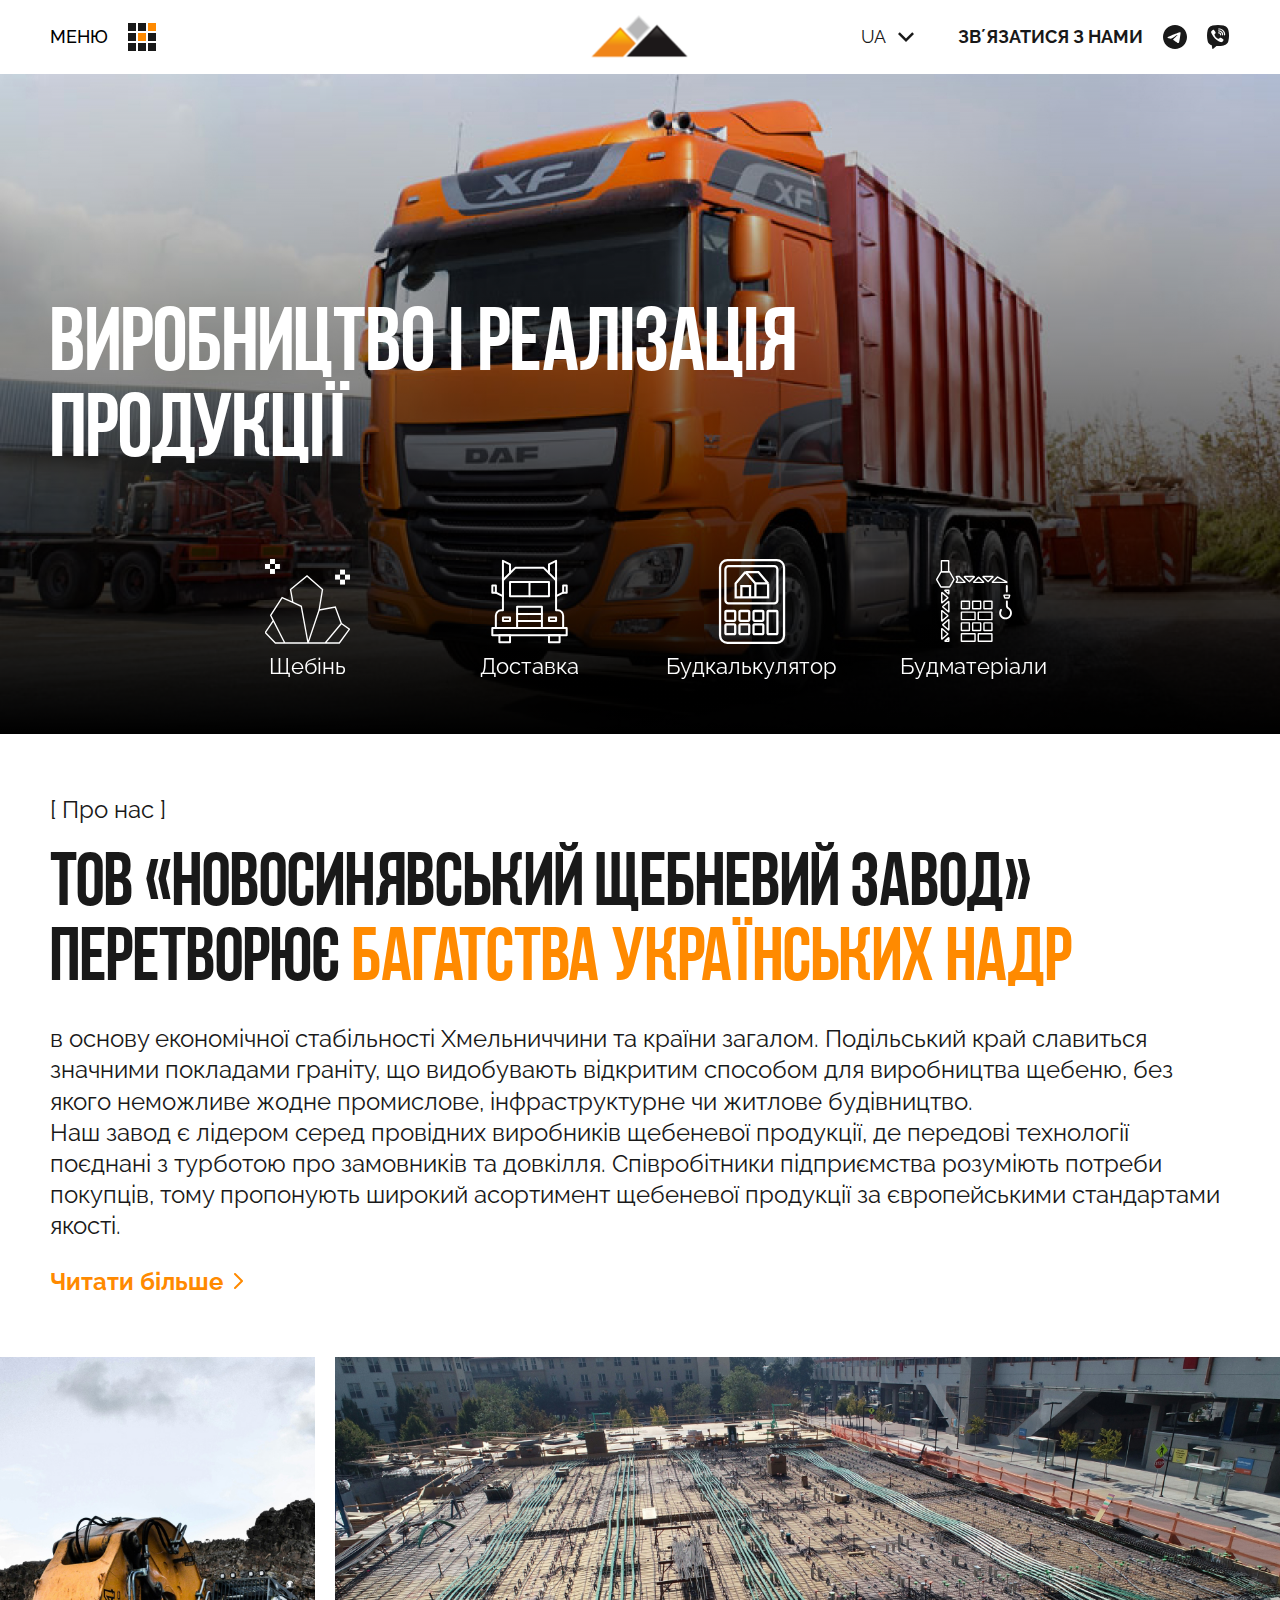
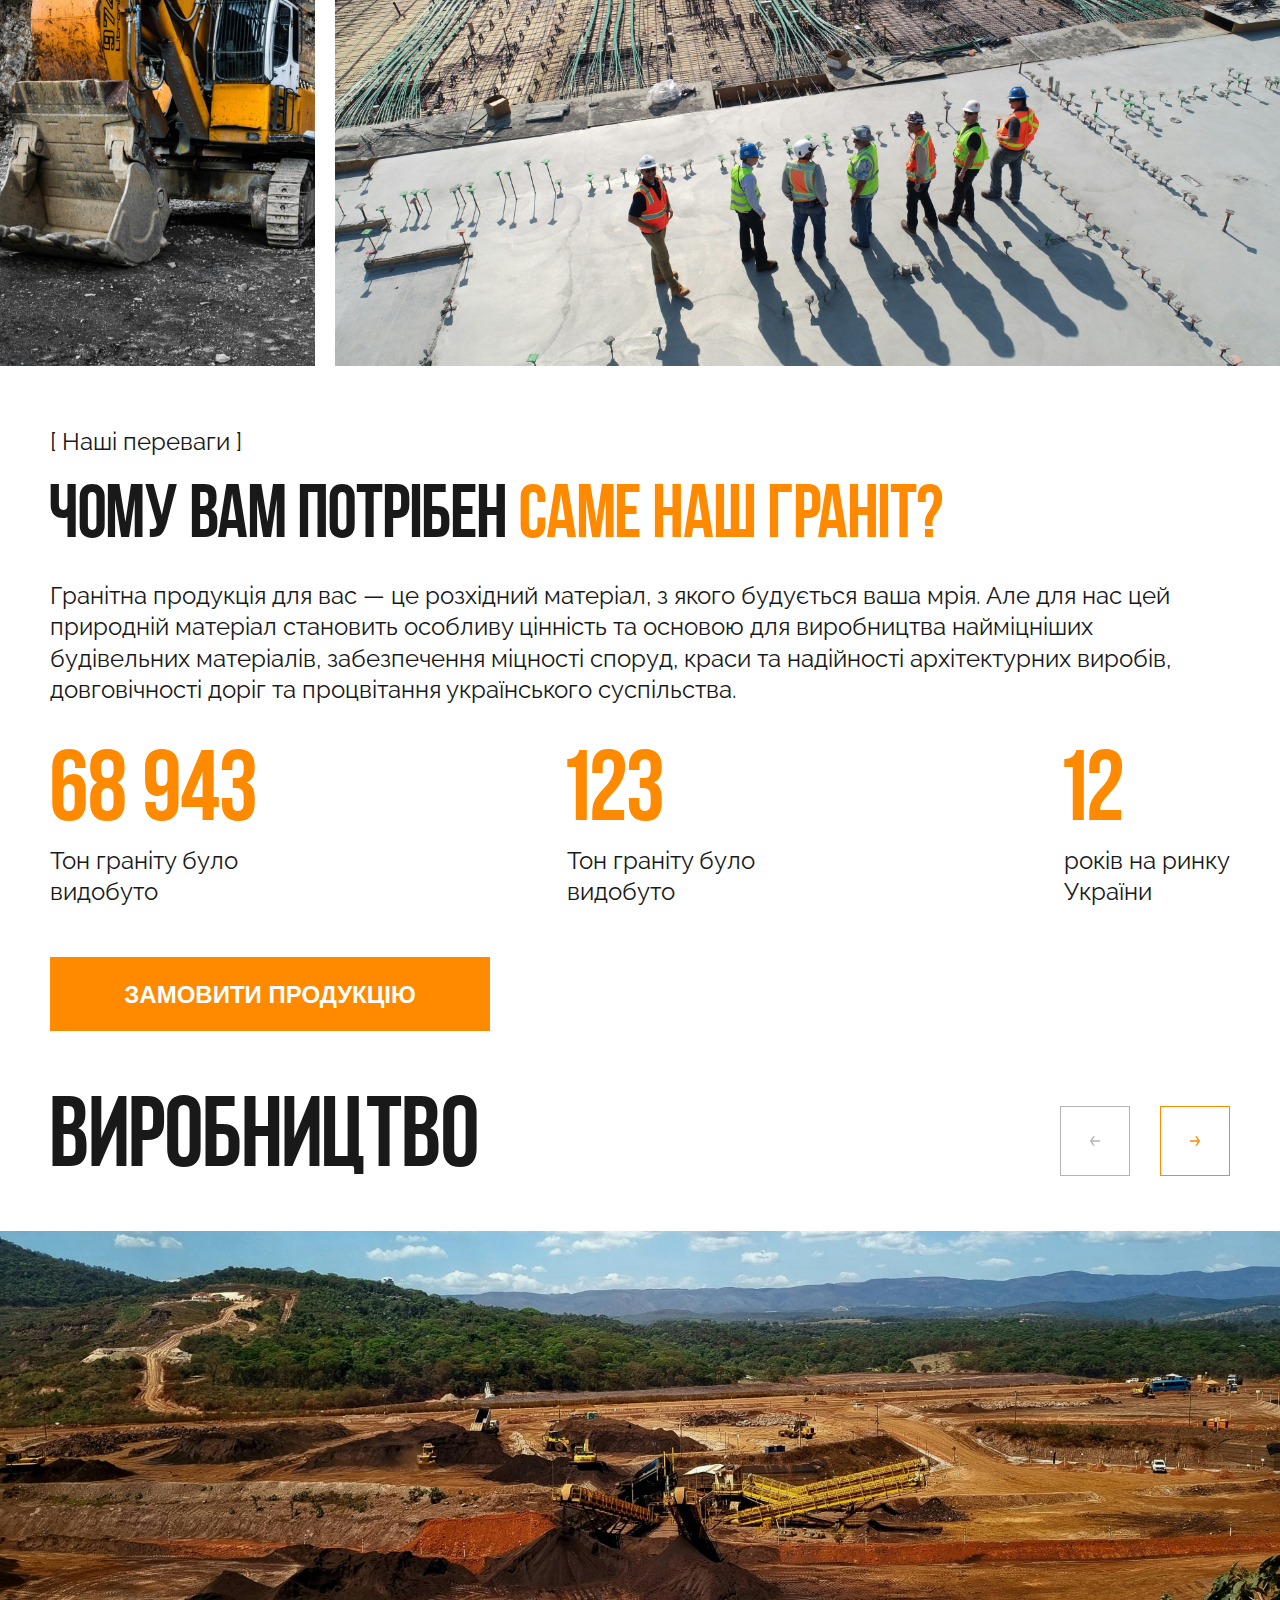
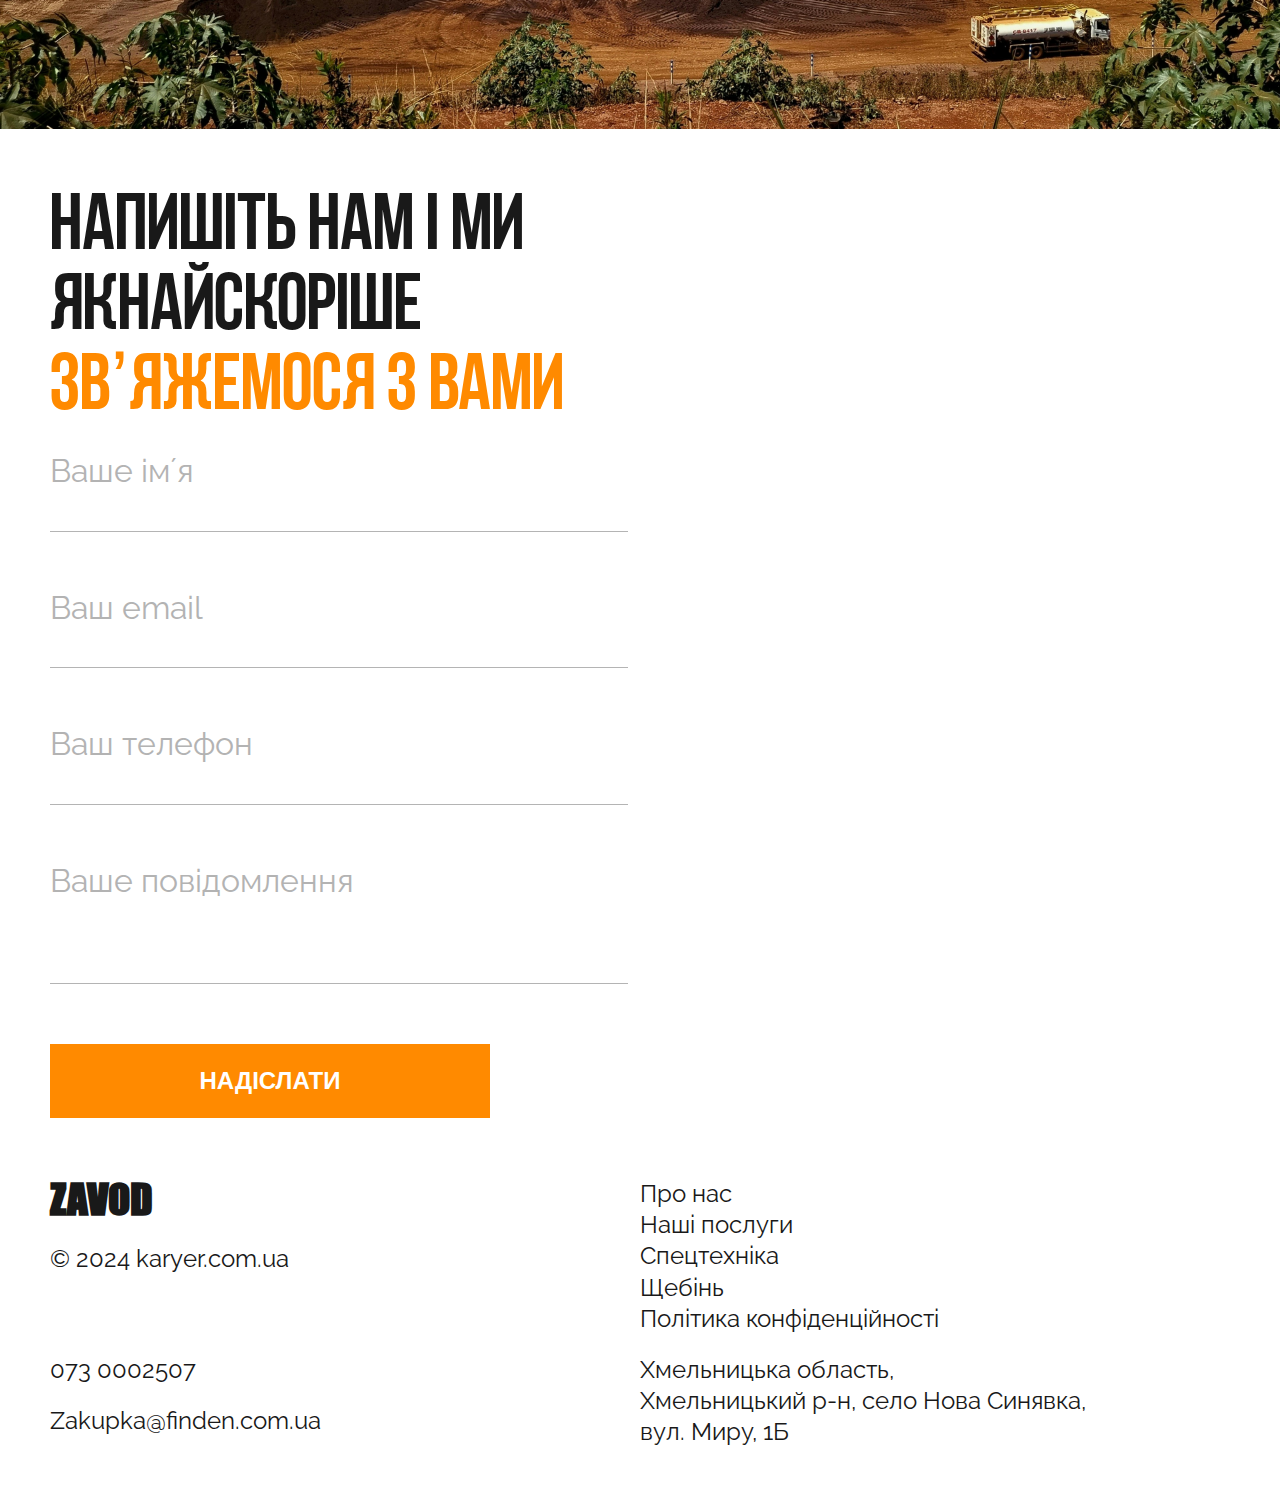
<file: index.html>
<!DOCTYPE html>
<html>
<head lang="en">
    <title></title>
    <meta charset="utf-8">
    <meta name="keywords" content="">
    <meta name="description" content="">
    <meta name="format-detection" content="telephone=no">
    <meta name="viewport" content="width=device-width">
    <link type="text/css" rel="stylesheet" href="assets/css/slick.css">
    <link type="text/css" rel="stylesheet" href="assets/css/styles.css">
    <link type="text/css" rel="stylesheet" href="assets/fonts/fonts.css">
</head>
<body>
<div class="wrap">
    <header>
        <div class="header__inner-wrap">
            <div class="header__menu-block open-block">
                <button>
                    <span>Меню</span>
                    <img src="assets/images/menu.svg" alt="menu"/>
                </button>
            </div>
            <div class="header__menu-block close-block">
                <button>
                    <img src="assets/images/close.svg" alt="menu"/>
                    <span>Закрити</span>
                </button>
            </div>
            <a href="index.html" class="header__logo">
                <img src="assets/images/logo.png" alt="logo"/>
            </a>
            <div class="header__info-block">
                <div class="lang-dropdown">
                    <div class="lang-dropdown__main">
                        <span class="lang-dropdown__selected">UA</span>
                        <img src="assets/images/arrow_up.svg" alt="arrow_up"/>
                    </div>
                    <ul class="lang-dropdown__options">
                        <li><a href="#">UA</a></li>
                        <li><a href="#">EN</a></li>
                    </ul>
                </div>
                <div class="social-block">
                    <span>Звʼязатися з нами</span>
                    <a href="#"><img src="assets/images/telegram.svg" alt="telegram"/></a>
                    <a href="#"><img src="assets/images/viber.svg" alt="viber"/></a>
                </div>
            </div>
            <div class="header__menu">
                <div class="header__menu-wrap">
                    <ul class="header__main-list">
                        <li>
                            <a href="production.html" class="header__submenu-link">продукція</a>
                            <div class="header__submenu">
                                <ul>
                                    <li><a href="product.html">щебінь 0-40</a></li>
                                    <li><a href="product.html">щебінь 0-40 1 сорт </a></li>
                                    <li><a href="product.html">щебінь 0-70</a></li>
                                    <li><a href="product.html">щебінь 0-5</a></li>
                                </ul>
                                <ul>
                                    <li><a href="product.html">щебінь 5-10</a></li>
                                    <li><a href="product.html">щебінь 10-20</a></li>
                                    <li><a href="product.html">щебінь 20-40</a></li>
                                    <li><a href="product.html">щебінь 40-70</a></li>
                                </ul>
                                <ul>
                                    <li><a href="product.html">щебінь 5-40</a></li>
                                    <li><a href="product.html">щебінь 40-100</a></li>
                                    <li><a href="product.html">щебінь 3-5</a></li>
                                </ul>
                            </div>
                        </li>
                        <li><a href="#">Спецтехніка</a></li>
                        <li><a href="#">Самоскиди</a></li>
                        <li><a href="#">Карʼєри</a></li>
                        <li><a href="#">Про нас</a></li>
                        <li><a href="certification.html">Сертифікація </a></li>
                        <li><a href="#">Наші роботи</a></li>
                        <li><a href="#">Виробництво</a></li>
                        <li><a href="contact.html">Контакти</a></li>
                    </ul>
                    <div class="mobile-lang-dropdown">
                        <ul>
                            <li><a href="#">Ua</a></li>
                            <li><a href="#">En</a></li>
                        </ul>
                    </div>
                    <div class="header__menu-contact-block">
                        <div class="social-block">
                            <span>Звʼязатися з нами</span>
                            <a href="tel:+380730002507" class="header__phone">073 0002507</a>
                            <a href="#"><img src="assets/images/telegram.svg" alt="telegram"/></a>
                            <a href="#"><img src="assets/images/viber.svg" alt="viber"/></a>
                        </div>
                        <a href="mailto:zakupka@finden.com.ua" class="header__mail">Zakupka@finden.com.ua</a>
                        <p class="header__address">Хмельницька область, Хмельницький р-н,<br/>село Нова Синявка, вул.
                            Миру, 1Б</p>
                    </div>
                </div>
                <div class="header__img-wrap"></div>
            </div>
        </div>
    </header>
    <main>
        <section>
            <div class="hero-slider-wrap">
                <div class="hero-slider">
                    <div class="hero-slider__item">
                        <h2>Виробництво і реалізація продукції</h2>
                        <img src="assets/images/main-hero.jpg" alt="slide"/>
                    </div>
                    <div class="hero-slider__item">
                        <h2>Виробництво і реалізація продукції</h2>
                        <img src="assets/images/main-hero.jpg" alt="slide"/>
                    </div>
                    <div class="hero-slider__item">
                        <h2>Виробництво і реалізація продукції</h2>
                        <img src="assets/images/main-hero.jpg" alt="slide"/>
                    </div>
                </div>
                <div class="hero-slider__links">
                    <a href="#" class="hero-slider__link-wrap hero-slider__link1">
                        <div></div>
                        <span>Щебінь</span>
                    </a>
                    <a href="#" class="hero-slider__link-wrap hero-slider__link2">
                        <div></div>
                        <span>Доставка</span>
                    </a>
                    <a href="calculator.html" class="hero-slider__link-wrap hero-slider__link3">
                        <div></div>
                        <span><span class="desktop-show">Буд</span><span>к</span>алькулятор</span>
                    </a>
                    <a href="#" class="hero-slider__link-wrap hero-slider__link4">
                        <div></div>
                        <span>Будматеріали</span>
                    </a>
                </div>
            </div>
        </section>
        <section>
            <div class="about">
                <div>
                    <p class="block-naming">[ Про нас ]</p>
                </div>
                <div>
                    <div class="about__title-block">
                        <h2>ТОВ «Новосинявський щебневий завод» перетворює <span>багатства українських надр</span></h2>
                    </div>
                    <div class="about__text-block">
                        <p>в основу економічної стабільності Хмельниччини та країни загалом. Подільський край славиться
                            значними покладами граніту, що видобувають відкритим способом для виробництва щебеню, без
                            якого неможливе жодне промислове, інфраструктурне чи житлове будівництво.</p>
                        <p>Наш завод є лідером серед провідних виробників щебеневої продукції, де передові технології
                            поєднані з турботою про замовників та довкілля. Співробітники підприємства розуміють потреби
                            покупців, тому пропонують широкий асортимент щебеневої продукції за європейськими
                            стандартами якості.</p>
                    </div>
                    <a href="#" class="more">Читати більше</a>
                </div>
            </div>
            <div class="about-img-row">
                <div class="about-img-row__item">
                    <img src="assets/images/about_1.jpg" alt="about_us"/>
                </div>
                <div class="about-img-row__item">
                    <img src="assets/images/about_2.jpg" alt="about_us"/>
                </div>
            </div>
        </section>
        <section>
            <div class="advantages">
                <div>
                    <p class="block-naming">[ Наші переваги ]</p>
                </div>
                <div>
                    <div class="advantages__title-block">
                        <h2>Чому вам потрібен <span>саме наш граніт?</span></h2>
                    </div>
                    <div class="advantages__text-block">
                        <p>Гранітна продукція для вас — це розхідний матеріал, з якого будується ваша мрія. Але для нас цей природній матеріал становить особливу цінність та основою для виробництва найміцніших будівельних матеріалів, забезпечення міцності споруд, краси та надійності архітектурних виробів, довговічності доріг та процвітання українського суспільства.</p>
                    </div>
                    <div class="advantages__number-block">
                        <div class="advantages__number-column">
                            <span>68 943</span>
                            <p>Тон граніту було <br class="desktop-show"/>видобуто</p>
                        </div>
                        <div class="advantages__number-column">
                            <span>123</span>
                            <p>Тон граніту було <br class="desktop-show"/>видобуто</p>
                        </div>
                        <div class="advantages__number-column">
                            <span>12</span>
                            <p>років на ринку <br class="desktop-show"/>України</p>
                        </div>
                    </div>
                    <button class="btn">
                        <span>замовити продукцію</span>
                    </button>
                </div>
            </div>
        </section>
        <section>
            <div class="m-slider-wrap">
                <div class="slider__title-block">
                    <h2>Виробництво</h2>
                    <div class="slider__btn-group desktop-show">
                        <span class="prev-btn m-slider__prev-btn"></span>
                        <span class="next-btn m-slider__next-btn"></span>
                    </div>
                </div>
                <div class="m-slider">
                    <div class="m-slider__item">
                        <img src="assets/images/manufacturing.jpg" alt="">
                    </div>
                    <div class="m-slider__item">
                        <img src="assets/images/manufacturing.jpg" alt="">
                    </div>
                    <div class="m-slider__item">
                        <img src="assets/images/manufacturing.jpg" alt="">
                    </div>
                </div>
                <div class="slider__mobile-panel">
                    <div class="slider__btn-group mobile-show">
                        <span class="prev-btn m-slider__prev-btn"></span>
                        <span class="next-btn m-slider__next-btn"></span>
                    </div>
                    <div class="grey-line__wrap m-slider__nav"></div>
                </div>
            </div>
        </section>
        <section>
            <div class="connect">
                <div class="form-wrap">
                    <h2>Напишіть нам і ми якнайскоріше <span>звʼяжемося з вами</span></h2>
                    <form class="contact-form">
                        <div class="contact-form__inner-wrap">
                            <label for="name">Ваше імʼя</label><input id="name" type="text"/>
                            <label for="email">Ваш email</label><input id="email" type="email"/>
                            <label for="phone">Ваш телефон</label><input id="phone" type="text"/>
                            <label for="message">Ваше повідомлення</label><textarea id="message"></textarea>
                        </div>
                        <button class="btn">
                            <span>Надіслати</span>
                        </button>
                    </form>
                </div>
                <div class="map-wrap">
                    <!--<iframe src="https://www.google.com/maps/embed?pb=!1m18!1m12!1m3!1d41417.89531987458!2d27.66691177714473!3d49.54835282828046!2m3!1f0!2f0!3f0!3m2!1i1024!2i768!4f13.1!3m3!1m2!1s0x472d974c9209ed91%3A0xd2394f446d0ae8a6!2z0J3QvtCy0LDRjyDQodC40L3Rj9Cy0LrQsCwg0KXQvNC10LvRjNC90LjRhtC60LDRjyDQvtCx0LvQsNGB0YLRjCwgMzE0MzM!5e0!3m2!1sru!2sua!4v1719260106937!5m2!1sru!2sua" loading="lazy" referrerpolicy="no-referrer-when-downgrade"></iframe>-->
                    <iframe src="https://www.google.com/maps/embed?pb=!1m18!1m12!1m3!1d2589.4332007173657!2d27.780369876503478!3d49.53297547143159!2m3!1f0!2f0!3f0!3m2!1i1024!2i768!4f13.1!3m3!1m2!1s0x472d9799471be3ad%3A0x924845fa8b439575!2z0KLQntCSINCh0YLQsNGA0L7RgdC40L3Rj9Cy0YHRjNC60LjQuSDQutCw0YAn0ZTRgA!5e1!3m2!1suk!2sua!4v1719566800440!5m2!1suk!2sua" loading="lazy" referrerpolicy="no-referrer-when-downgrade"></iframe>
                </div>
            </div>
        </section>
    </main>
    <footer class="footer">
        <div class="footer__title-block">
            <h3>Zavod</h3>
            <p>© 2024 karyer.com.ua</p>
        </div>
        <div class="social-block">
            <span>Звʼязатися з нами</span>
            <a href="#"><img src="assets/images/telegram_footer.svg" alt="telegram"/></a>
            <a href="#"><img src="assets/images/viber_footer.svg" alt="viber"/></a>
        </div>
        <div class="footer__page-links">
            <a href="#">Про нас</a>
            <a href="#">Наші послуги</a>
            <a href="#">Спецтехніка</a>
            <a href="#">Щебінь</a>
            <a href="#">Політика конфіденційності</a>
        </div>
        <div class="footer__mail-block">
            <a href="tel:+380730002507">073 0002507</a>
            <a href="mailto:zakupka@finden.com.ua">Zakupka@finden.com.ua</a>
        </div>
        <div class="footer__address-block">
            <p>Хмельницька область, <br class="desktop-show"/>Хмельницький<br class="mobile-show"/> р-н, село Нова <br
                    class="desktop-show tablet-hide"/>Синявка, <br class="tablet-show"/>вул. Миру, 1Б</p>
        </div>
        <div class="footer__logo-block">
            <a href="index.html"><img src="assets/images/logo.png" alt="logo"/></a>
            <p>&copy; 2024</p>
        </div>
    </footer>
</div>
<script src="assets/js/jquery-3.7.1.min.js"></script>
<script src="assets/js/slick.min.js"></script>
<script type="text/javascript" src="assets/js/script.js"></script>
</body>
</html>
</file>
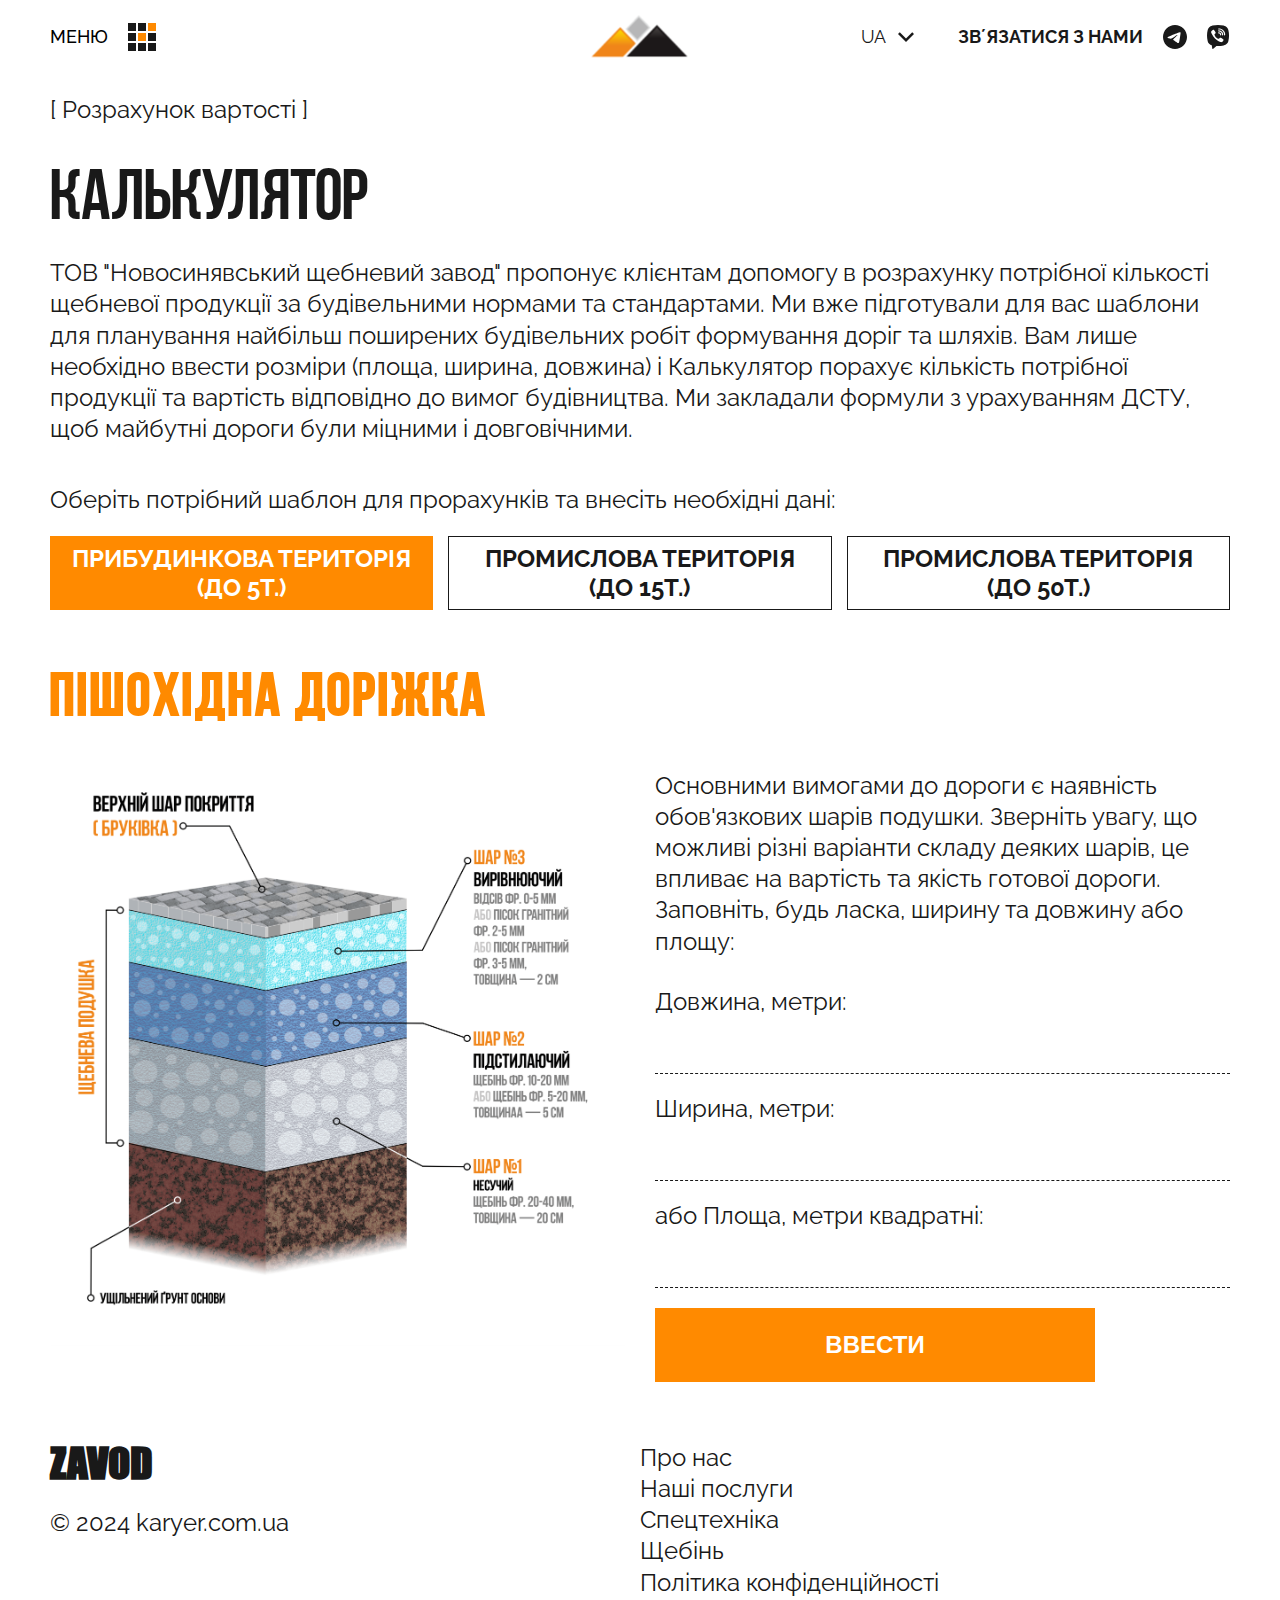
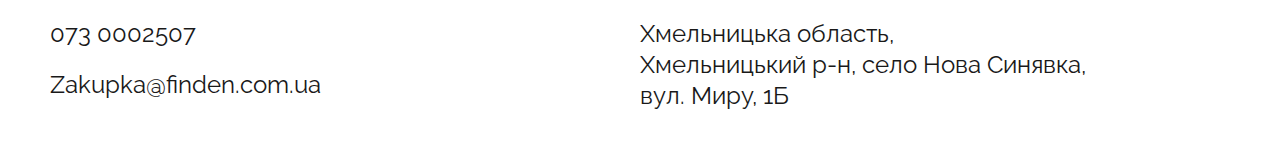
<file: calculator.html>
<!DOCTYPE html>
<html>
<head lang="en">
    <title></title>
    <meta charset="utf-8">
    <meta name="keywords" content="">
    <meta name="description" content="">
    <meta name="format-detection" content="telephone=no">
    <meta name="viewport" content="width=device-width">
    <link type="text/css" rel="stylesheet" href="assets/css/slick.css">
    <link type="text/css" rel="stylesheet" href="assets/css/styles.css">
    <link type="text/css" rel="stylesheet" href="assets/fonts/fonts.css">
</head>
<body>
<div class="wrap">
    <header>
        <div class="header__inner-wrap">
            <div class="header__menu-block open-block">
                <button>
                    <span>Меню</span>
                    <img src="assets/images/menu.svg" alt="menu"/>
                </button>
            </div>
            <div class="header__menu-block close-block">
                <button>
                    <img src="assets/images/close.svg" alt="menu"/>
                    <span>Закрити</span>
                </button>
            </div>
            <a href="index.html" class="header__logo">
                <img src="assets/images/logo.png" alt="logo"/>
            </a>
            <div class="header__info-block">
                <div class="lang-dropdown">
                    <div class="lang-dropdown__main">
                        <span class="lang-dropdown__selected">UA</span>
                        <img src="assets/images/arrow_up.svg" alt="arrow_up"/>
                    </div>
                    <ul class="lang-dropdown__options">
                        <li><a href="#">UA</a></li>
                        <li><a href="#">EN</a></li>
                    </ul>
                </div>
                <div class="social-block">
                    <span>Звʼязатися з нами</span>
                    <a href="#"><img src="assets/images/telegram.svg" alt="telegram"/></a>
                    <a href="#"><img src="assets/images/viber.svg" alt="viber"/></a>
                </div>
            </div>
            <div class="header__menu">
                <div class="header__menu-wrap">
                    <ul class="header__main-list">
                        <li>
                            <a href="production.html" class="header__submenu-link">продукція</a>
                            <div class="header__submenu">
                                <ul>
                                    <li><a href="product.html">щебінь 0-40</a></li>
                                    <li><a href="product.html">щебінь 0-40 1 сорт </a></li>
                                    <li><a href="product.html">щебінь 0-70</a></li>
                                    <li><a href="product.html">щебінь 0-5</a></li>
                                </ul>
                                <ul>
                                    <li><a href="product.html">щебінь 5-10</a></li>
                                    <li><a href="product.html">щебінь 10-20</a></li>
                                    <li><a href="product.html">щебінь 20-40</a></li>
                                    <li><a href="product.html">щебінь 40-70</a></li>
                                </ul>
                                <ul>
                                    <li><a href="product.html">щебінь 5-40</a></li>
                                    <li><a href="product.html">щебінь 40-100</a></li>
                                    <li><a href="product.html">щебінь 3-5</a></li>
                                </ul>
                            </div>
                        </li>
                        <li><a href="#">Спецтехніка</a></li>
                        <li><a href="#">Самоскиди</a></li>
                        <li><a href="#">Карʼєри</a></li>
                        <li><a href="#">Про нас</a></li>
                        <li><a href="certification.html">Сертифікація </a></li>
                        <li><a href="#">Наші роботи</a></li>
                        <li><a href="#">Виробництво</a></li>
                        <li><a href="contact.html">Контакти</a></li>
                    </ul>
                    <div class="mobile-lang-dropdown">
                        <ul>
                            <li><a href="#">Ua</a></li>
                            <li><a href="#">En</a></li>
                        </ul>
                    </div>
                    <div class="header__menu-contact-block">
                        <div class="social-block">
                            <span>Звʼязатися з нами</span>
                            <a href="tel:+380730002507" class="header__phone">073 0002507</a>
                            <a href="#"><img src="assets/images/telegram.svg" alt="telegram"/></a>
                            <a href="#"><img src="assets/images/viber.svg" alt="viber"/></a>
                        </div>
                        <a href="mailto:zakupka@finden.com.ua" class="header__mail">Zakupka@finden.com.ua</a>
                        <p class="header__address">Хмельницька область, Хмельницький р-н,<br/>село Нова Синявка, вул.
                            Миру, 1Б</p>
                    </div>
                </div>
                <div class="header__img-wrap"></div>
            </div>
        </div>
    </header>
    <main>
        <section>
            <div class="calc-wrap">
                <p class="block-naming">[ Розрахунок вартості ] </p>
                <h2>Калькулятор</h2>
                <p>ТОВ "Новосинявський щебневий завод" пропонує клієнтам допомогу в розрахунку потрібної кількості
                    щебневої продукції за будівельними нормами та стандартами. Ми вже підготували для вас шаблони для
                    планування найбільш поширених будівельних робіт формування доріг та шляхів. Вам лише необхідно
                    ввести розміри (площа, ширина, довжина) і Калькулятор порахує кількість потрібної продукції та
                    вартість відповідно до вимог будівництва. Ми закладали формули з урахуванням ДСТУ, щоб майбутні
                    дороги були міцними і довговічними.</p>
                <p>Оберіть потрібний шаблон для прорахунків та внесіть необхідні дані:</p>
                <div class="custom-tabs">
                    <ul>
                        <li data-tab="#tab1">Прибудинкова територія (до&nbsp;5т.)</li>
                        <li data-tab="#tab2">Промислова територія (до&nbsp;15т.)</li>
                        <li data-tab="#tab3">Промислова територія (до&nbsp;50т.)</li>
                    </ul>
                    <div class="hidden-header">
                        <div>
                            <img src="assets/images/logo.png" alt="logo"/>
                        </div>
                        <div>
                            <p>ТОВ Новосинявський щебеневий завод</p>
                            <p>+380 (98) 562 00 09</p>
                        </div>
                    </div>
                    <div class="tab-wrap">
                        <div id="tab1">
                            <h3>Пішохідна доріжка</h3>
                            <div class="tab-grid">
                                <div><img src="./assets/images/road1.png" alt=""/></div>
                                <div>
                                    <p class="tab-desc">
                                        Основними вимогами до дороги є наявність обов'язкових шарів подушки.
                                        Зверніть увагу, що можливі різні варіанти складу деяких шарів, це впливає на вартість та якість готової дороги.
                                    </p>
                                    <p>Заповніть, будь ласка, ширину та довжину або площу:</p>
                                    <form class="calculator-form">
                                        <div class="calculator-form__inner-wrap">
                                            <div class="input-wrap">
                                                <label for="road1_length">Довжина, метри:</label><input
                                                    id="road1_length" type="text"/>
                                            </div>
                                            <div class="input-wrap">
                                                <label for="road1_width">Ширина, метри:</label><input
                                                    id="road1_width" type="text"/>
                                            </div>
                                            <div class="input-wrap">
                                                <label for="road1_square">або Площа, метри квадратні:</label><input
                                                    id="road1_square" type="text"/>
                                            </div>
                                        </div>
                                        <button class="btn">
                                            <span>Ввести</span>
                                        </button>
                                    </form>
                                </div>
                            </div>
                        </div>
                        <div id="tab2">
                            <h3>Під'їздна дорога</h3>
                            <div class="tab-grid">
                                <div>
                                    <img src="./assets/images/road2.png" alt=""/>
                                </div>
                                <div>
                                    <p class="tab-desc">
                                        Основними вимогами до дороги є наявність обов'язкових шарів подушки.
                                        Зверніть увагу, що можливі різні варіанти складу деяких шарів, це впливає на вартість та якість готової дороги.
                                    </p>
                                    <p>Заповніть, будь ласка, ширину та довжину або площу:</p>
                                    <form class="calculator-form">
                                        <div class="calculator-form__inner-wrap">
                                            <div class="input-wrap">
                                                <label for="road2_length">Довжина, метри:</label><input
                                                    id="road2_length" type="text"/>
                                            </div>
                                            <div class="input-wrap">
                                                <label for="road2_width">Ширина, метри:</label><input
                                                    id="road2_width" type="text"/>
                                            </div>
                                            <div class="input-wrap">
                                                <label for="road2_square">або Площа, метри квадратні:</label><input
                                                    id="road2_square" type="text"/>
                                            </div>
                                        </div>
                                        <button class="btn">
                                            <span>Ввести</span>
                                        </button>
                                    </form>
                                </div>
                            </div>
                        </div>
                        <div id="tab3">
                            <h3>Основна дорога</h3>
                            <div class="tab-grid">
                                <div><img src="./assets/images/road3.png" alt=""/></div>
                                <div>
                                    <p class="tab-desc">
                                        Основними вимогами до дороги є наявність обов'язкових шарів подушки.
                                        Зверніть увагу, що можливі різні варіанти складу деяких шарів, це впливає на вартість та якість готової дороги.
                                    </p>
                                    <p>Заповніть, будь ласка, ширину та довжину або площу:</p>
                                    <form class="calculator-form">
                                        <div class="calculator-form__inner-wrap">
                                            <div class="input-wrap">
                                                <label for="road3_length">Довжина, метри:</label><input
                                                    id="road3_length" type="text"/>
                                            </div>
                                            <div class="input-wrap">
                                                <label for="road3_width">Ширина, метри:</label><input
                                                    id="road3_width" type="text"/>
                                            </div>
                                            <div class="input-wrap">
                                                <label for="road3_square">або Площа, метри квадратні:</label><input
                                                    id="road3_square" type="text"/>
                                            </div>
                                        </div>
                                        <button class="btn">
                                            <span>Ввести</span>
                                        </button>
                                    </form>
                                </div>
                            </div>
                        </div>
                    </div>
                </div>
                <div class="custom-table">
                    <p>Будь ласка, оберіть зі спадних списків бажаний варіант будівельного матеріалу та отримайте
                        приблизну кінцеву вартість замовлення для ТОВ "Новосинявський щебневий завод":</p>
                </div>
            </div>
            <div class="calc-btn-row">
                <button class="btn">Згенерувати PDF</button>
                <button class="btn">Надіслати замовлення</button>
            </div>
        </section>
    </main>
    <footer class="footer">
        <div class="footer__title-block">
            <h3>Zavod</h3>
            <p>© 2024 karyer.com.ua</p>
        </div>
        <div class="social-block">
            <span>Звʼязатися з нами</span>
            <a href="#"><img src="assets/images/telegram_footer.svg" alt="telegram"/></a>
            <a href="#"><img src="assets/images/viber_footer.svg" alt="viber"/></a>
        </div>
        <div class="footer__page-links">
            <a href="#">Про нас</a>
            <a href="#">Наші послуги</a>
            <a href="#">Спецтехніка</a>
            <a href="#">Щебінь</a>
            <a href="#">Політика конфіденційності</a>
        </div>
        <div class="footer__mail-block">
            <a href="tel:+380730002507">073 0002507</a>
            <a href="mailto:zakupka@finden.com.ua">Zakupka@finden.com.ua</a>
        </div>
        <div class="footer__address-block">
            <p>Хмельницька область, <br class="desktop-show"/>Хмельницький<br class="mobile-show"/> р-н, село Нова <br
                    class="desktop-show tablet-hide"/>Синявка, <br class="tablet-show"/>вул. Миру, 1Б</p>
        </div>
        <div class="footer__logo-block">
            <a href="index.html"><img src="assets/images/logo.png" alt="logo"/></a>
            <p>&copy; 2024</p>
        </div>
    </footer>
</div>
<script src="assets/js/jquery-3.7.1.min.js"></script>
<script src="assets/js/slick.min.js"></script>
<script type="text/javascript" src="assets/js/script.js"></script>
</body>
</html>
</file>
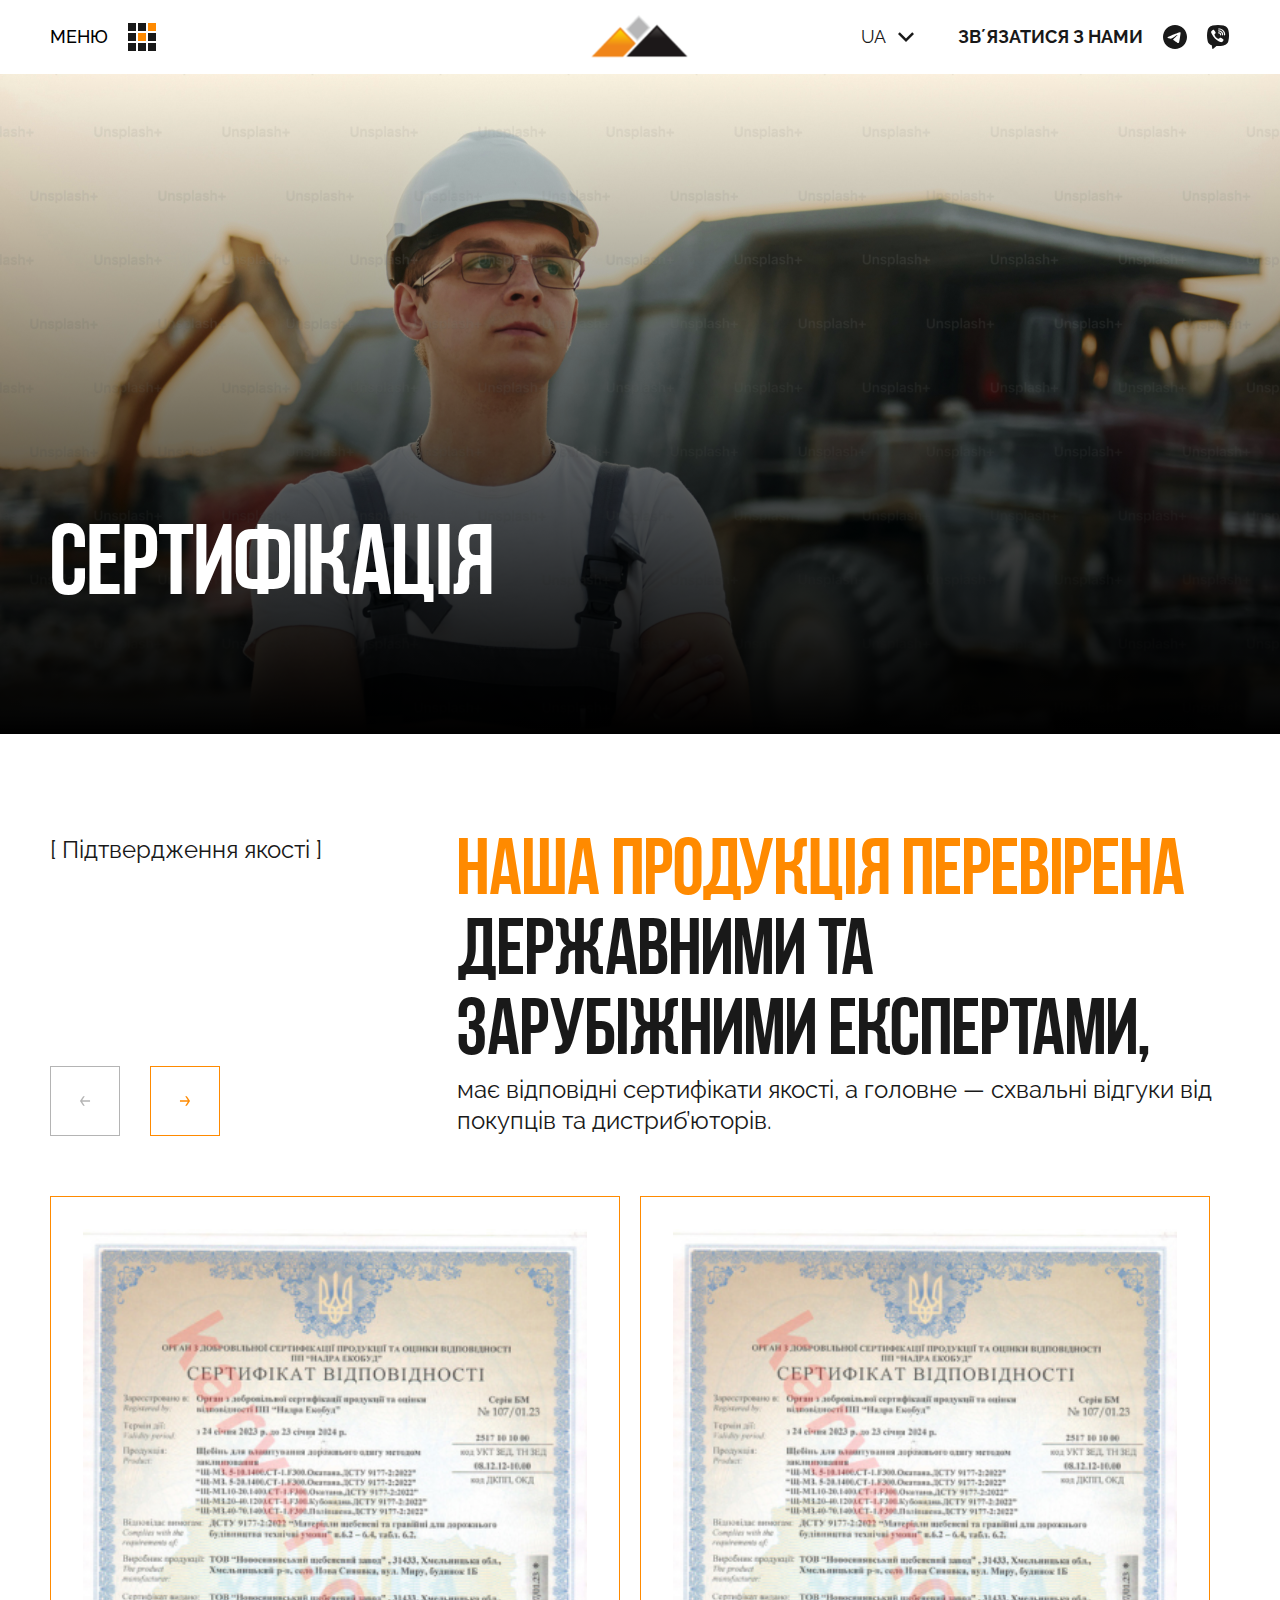
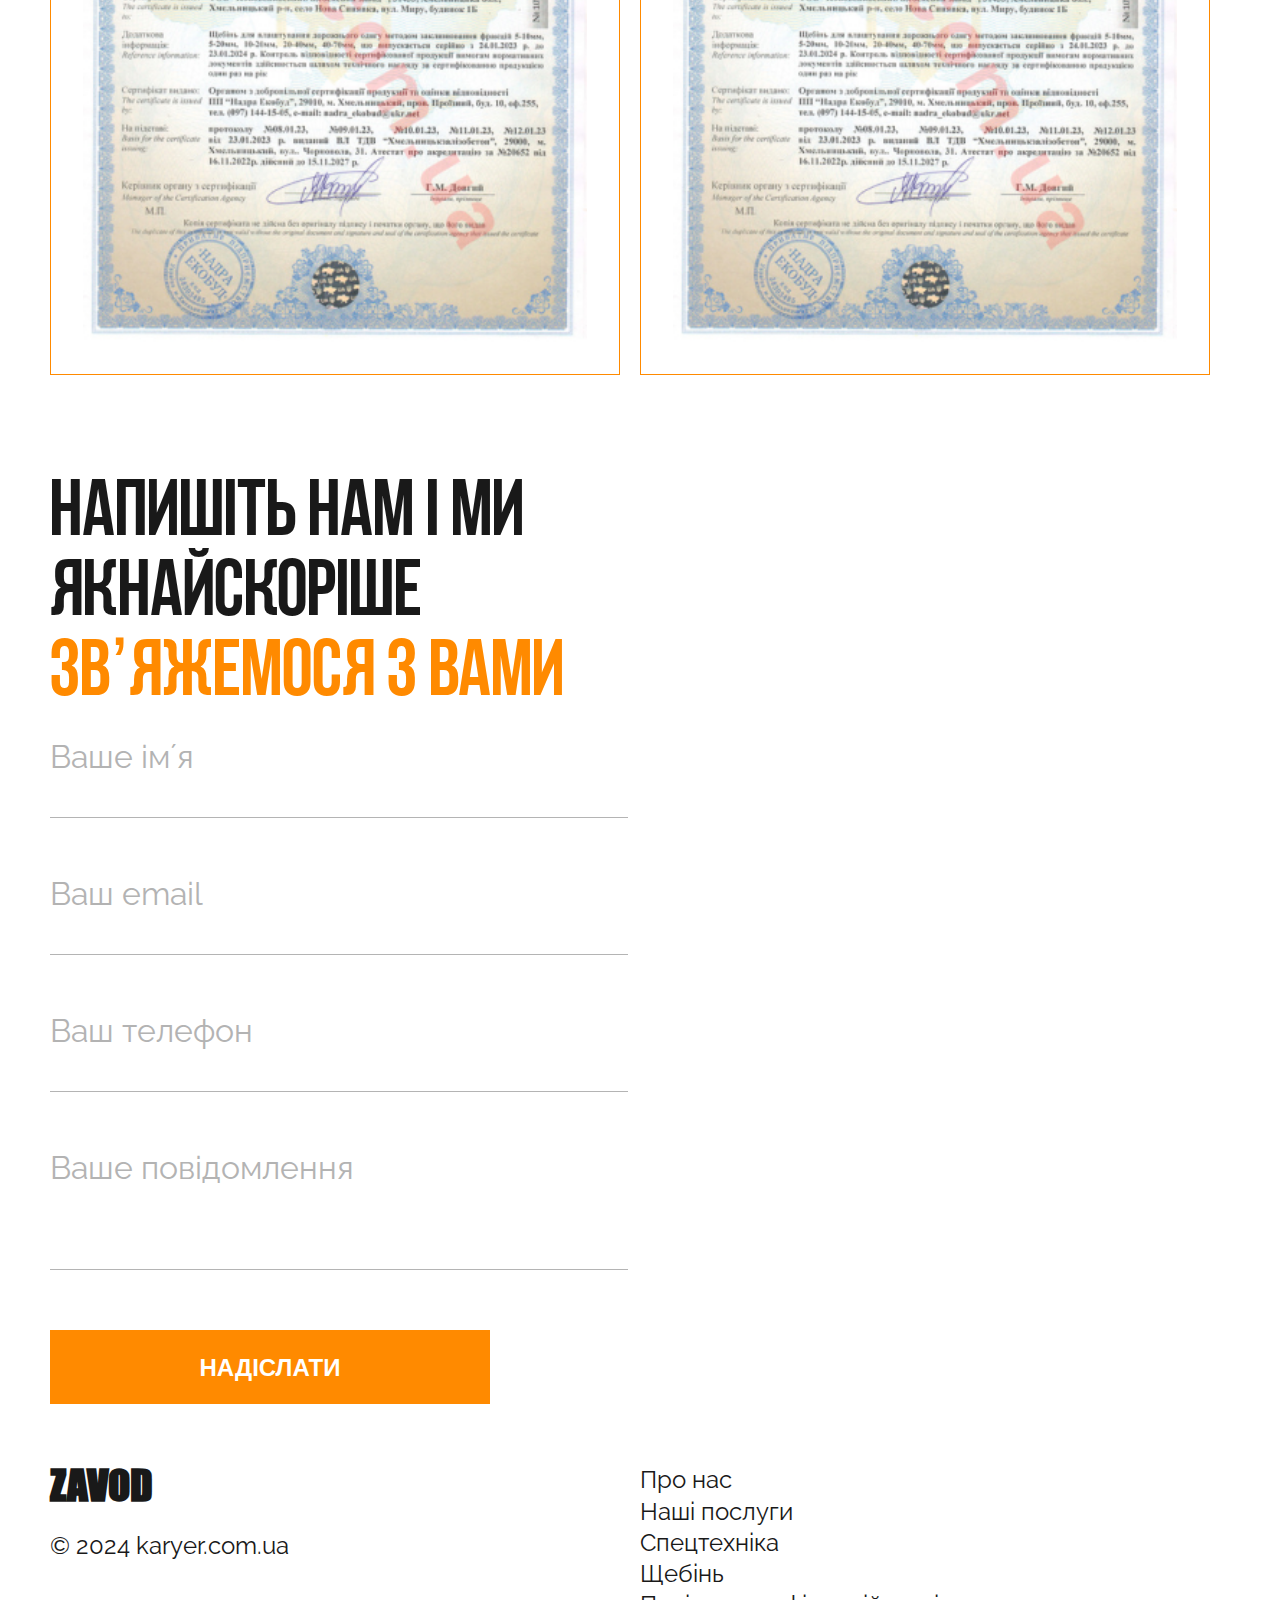
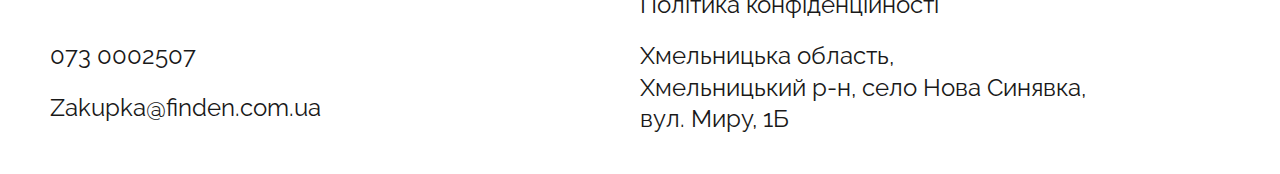
<file: certification.html>
<!DOCTYPE html>
<html>
<head lang="en">
    <title></title>
    <meta charset="utf-8">
    <meta name="keywords" content="">
    <meta name="description" content="">
    <meta name="format-detection" content="telephone=no">
    <meta name="viewport" content="width=device-width">
    <link type="text/css" rel="stylesheet" href="assets/css/slick.css">
    <link type="text/css" rel="stylesheet" href="assets/css/styles.css">
    <link type="text/css" rel="stylesheet" href="assets/fonts/fonts.css">
</head>
<body>
<div class="wrap">
    <header>
        <div class="header__inner-wrap">
            <div class="header__menu-block open-block">
                <button>
                    <span>Меню</span>
                    <img src="assets/images/menu.svg" alt="menu"/>
                </button>
            </div>
            <div class="header__menu-block close-block">
                <button>
                    <img src="assets/images/close.svg" alt="menu"/>
                    <span>Закрити</span>
                </button>
            </div>
            <a href="index.html" class="header__logo">
                <img src="assets/images/logo.png" alt="logo"/>
            </a>
            <div class="header__info-block">
                <div class="lang-dropdown">
                    <div class="lang-dropdown__main">
                        <span class="lang-dropdown__selected">UA</span>
                        <img src="assets/images/arrow_up.svg" alt="arrow_up"/>
                    </div>
                    <ul class="lang-dropdown__options">
                        <li><a href="#">UA</a></li>
                        <li><a href="#">EN</a></li>
                    </ul>
                </div>
                <div class="social-block">
                    <span>Звʼязатися з нами</span>
                    <a href="#"><img src="assets/images/telegram.svg" alt="telegram"/></a>
                    <a href="#"><img src="assets/images/viber.svg" alt="viber"/></a>
                </div>
            </div>
            <div class="header__menu">
                <div class="header__menu-wrap">
                    <ul class="header__main-list">
                        <li>
                            <a href="production.html" class="header__submenu-link">продукція</a>
                            <div class="header__submenu">
                                <ul>
                                    <li><a href="product.html">щебінь 0-40</a></li>
                                    <li><a href="product.html">щебінь 0-40 1 сорт </a></li>
                                    <li><a href="product.html">щебінь 0-70</a></li>
                                    <li><a href="product.html">щебінь 0-5</a></li>
                                </ul>
                                <ul>
                                    <li><a href="product.html">щебінь 5-10</a></li>
                                    <li><a href="product.html">щебінь 10-20</a></li>
                                    <li><a href="product.html">щебінь 20-40</a></li>
                                    <li><a href="product.html">щебінь 40-70</a></li>
                                </ul>
                                <ul>
                                    <li><a href="product.html">щебінь 5-40</a></li>
                                    <li><a href="product.html">щебінь 40-100</a></li>
                                    <li><a href="product.html">щебінь 3-5</a></li>
                                </ul>
                            </div>
                        </li>
                        <li><a href="#">Спецтехніка</a></li>
                        <li><a href="#">Самоскиди</a></li>
                        <li><a href="#">Карʼєри</a></li>
                        <li><a href="#">Про нас</a></li>
                        <li><a href="#">Сертифікація </a></li>
                        <li><a href="#">Наші роботи</a></li>
                        <li><a href="#">Виробництво</a></li>
                        <li><a href="#">Контакти</a></li>
                    </ul>
                    <div class="mobile-lang-dropdown">
                        <ul>
                            <li><a href="#">Ua</a></li>
                            <li><a href="#">En</a></li>
                        </ul>
                    </div>
                    <div class="header__menu-contact-block">
                        <div class="social-block">
                            <span>Звʼязатися з нами</span>
                            <a href="tel:+380730002507" class="header__phone">073 0002507</a>
                            <a href="#"><img src="assets/images/telegram.svg" alt="telegram"/></a>
                            <a href="#"><img src="assets/images/viber.svg" alt="viber"/></a>
                        </div>
                        <a href="mailto:zakupka@finden.com.ua" class="header__mail">Zakupka@finden.com.ua</a>
                        <p class="header__address">Хмельницька область, Хмельницький р-н,<br/>село Нова Синявка, вул.
                            Миру, 1Б</p>
                    </div>
                </div>
                <div class="header__img-wrap"></div>
            </div>
        </div>
    </header>
    <main>
        <section>
            <div class="certification-hero">
                <img src="assets/images/certification.jpg" alt=""/>
                <h2>Сертифікація</h2>
            </div>
        </section>
        <section>
            <div class="certification-block">
                <div class="certification-block__title-wrap">
                    <div class="slider__title-block">
                        <p class="block-naming">[ Підтвердження якості ]</p>
                        <div class="slider__btn-group desktop-show">
                            <span class="prev-btn certification-slider__prev-btn"></span>
                            <span class="next-btn certification-slider__next-btn"></span>
                        </div>
                    </div>
                    <div>
                        <h2><span>Наша продукція перевірена </span>державними та<br/>зарубіжними експертами,</h2>
                        <p>має відповідні сертифікати якості, а головне — схвальні відгуки від покупців та дистриб’юторів.</p>
                    </div>
                </div>

                <div class="certification-slider">
                    <div class="product-item">
                        <div class="product-item__inner-wrap">
                            <div class="product-item__frame">
                                <div class="product-item__img-wrap">
                                    <img src="assets/images/certificate.jpg" alt="product"/>
                                </div>
                            </div>
                        </div>
                    </div>
                    <div class="product-item">
                        <div class="product-item__inner-wrap">
                            <div class="product-item__frame">
                                <div class="product-item__img-wrap">
                                    <img src="assets/images/certificate.jpg" alt="product"/>
                                </div>
                            </div>
                        </div>
                    </div>
                    <div class="product-item">
                        <div class="product-item__inner-wrap">
                            <div class="product-item__frame">
                                <div class="product-item__img-wrap">
                                    <img src="assets/images/certificate.jpg" alt="product"/>
                                </div>
                            </div>
                        </div>
                    </div>
                    <div class="product-item">
                        <div class="product-item__inner-wrap">
                            <div class="product-item__frame">
                                <div class="product-item__img-wrap">
                                    <img src="assets/images/certificate.jpg" alt="product"/>
                                </div>
                            </div>
                        </div>
                    </div>
                </div>
                <div class="slider__mobile-panel">
                    <div class="slider__btn-group mobile-show">
                        <span class="prev-btn certification-slider__prev-btn"></span>
                        <span class="next-btn certification-slider__next-btn"></span>
                    </div>
                    <div class="grey-line__wrap certification-slider__nav"></div>
                </div>
            </div>
        </section>
        <section>
            <div class="connect">
                <div class="form-wrap">
                    <h2>Напишіть нам і ми якнайскоріше <span>звʼяжемося з вами</span></h2>
                    <form class="contact-form">
                        <div class="contact-form__inner-wrap">
                            <label for="name">Ваше імʼя</label><input id="name" type="text"/>
                            <label for="email">Ваш email</label><input id="email" type="email"/>
                            <label for="phone">Ваш телефон</label><input id="phone" type="text"/>
                            <label for="message">Ваше повідомлення</label><textarea id="message"></textarea>
                        </div>
                        <button class="btn">
                            <span>Надіслати</span>
                        </button>
                    </form>
                </div>
                <div class="map-wrap">
                    <!--<iframe src="https://www.google.com/maps/embed?pb=!1m18!1m12!1m3!1d41417.89531987458!2d27.66691177714473!3d49.54835282828046!2m3!1f0!2f0!3f0!3m2!1i1024!2i768!4f13.1!3m3!1m2!1s0x472d974c9209ed91%3A0xd2394f446d0ae8a6!2z0J3QvtCy0LDRjyDQodC40L3Rj9Cy0LrQsCwg0KXQvNC10LvRjNC90LjRhtC60LDRjyDQvtCx0LvQsNGB0YLRjCwgMzE0MzM!5e0!3m2!1sru!2sua!4v1719260106937!5m2!1sru!2sua" loading="lazy" referrerpolicy="no-referrer-when-downgrade"></iframe>-->
                    <iframe src="https://www.google.com/maps/embed?pb=!1m18!1m12!1m3!1d2589.4332007173657!2d27.780369876503478!3d49.53297547143159!2m3!1f0!2f0!3f0!3m2!1i1024!2i768!4f13.1!3m3!1m2!1s0x472d9799471be3ad%3A0x924845fa8b439575!2z0KLQntCSINCh0YLQsNGA0L7RgdC40L3Rj9Cy0YHRjNC60LjQuSDQutCw0YAn0ZTRgA!5e1!3m2!1suk!2sua!4v1719566800440!5m2!1suk!2sua" loading="lazy" referrerpolicy="no-referrer-when-downgrade"></iframe>
                </div>
            </div>
        </section>
    </main>
    <footer class="footer">
        <div class="footer__title-block">
            <h3>Zavod</h3>
            <p>© 2024 karyer.com.ua</p>
        </div>
        <div class="social-block">
            <span>Звʼязатися з нами</span>
            <a href="#"><img src="assets/images/telegram_footer.svg" alt="telegram"/></a>
            <a href="#"><img src="assets/images/viber_footer.svg" alt="viber"/></a>
        </div>
        <div class="footer__page-links">
            <a href="#">Про нас</a>
            <a href="#">Наші послуги</a>
            <a href="#">Спецтехніка</a>
            <a href="#">Щебінь</a>
            <a href="#">Політика конфіденційності</a>
        </div>
        <div class="footer__mail-block">
            <a href="tel:+380730002507">073 0002507</a>
            <a href="mailto:zakupka@finden.com.ua">Zakupka@finden.com.ua</a>
        </div>
        <div class="footer__address-block">
            <p>Хмельницька область, <br class="desktop-show"/>Хмельницький<br class="mobile-show"/> р-н, село Нова <br
                    class="desktop-show tablet-hide"/>Синявка, <br class="tablet-show"/>вул. Миру, 1Б</p>
        </div>
        <div class="footer__logo-block">
            <a href="index.html"><img src="assets/images/logo.png" alt="logo"/></a>
            <p>&copy; 2024</p>
        </div>
    </footer>
</div>
<script src="assets/js/jquery-3.7.1.min.js"></script>
<script src="assets/js/slick.min.js"></script>
<script type="text/javascript" src="assets/js/script.js"></script>
</body>
</html>
</file>
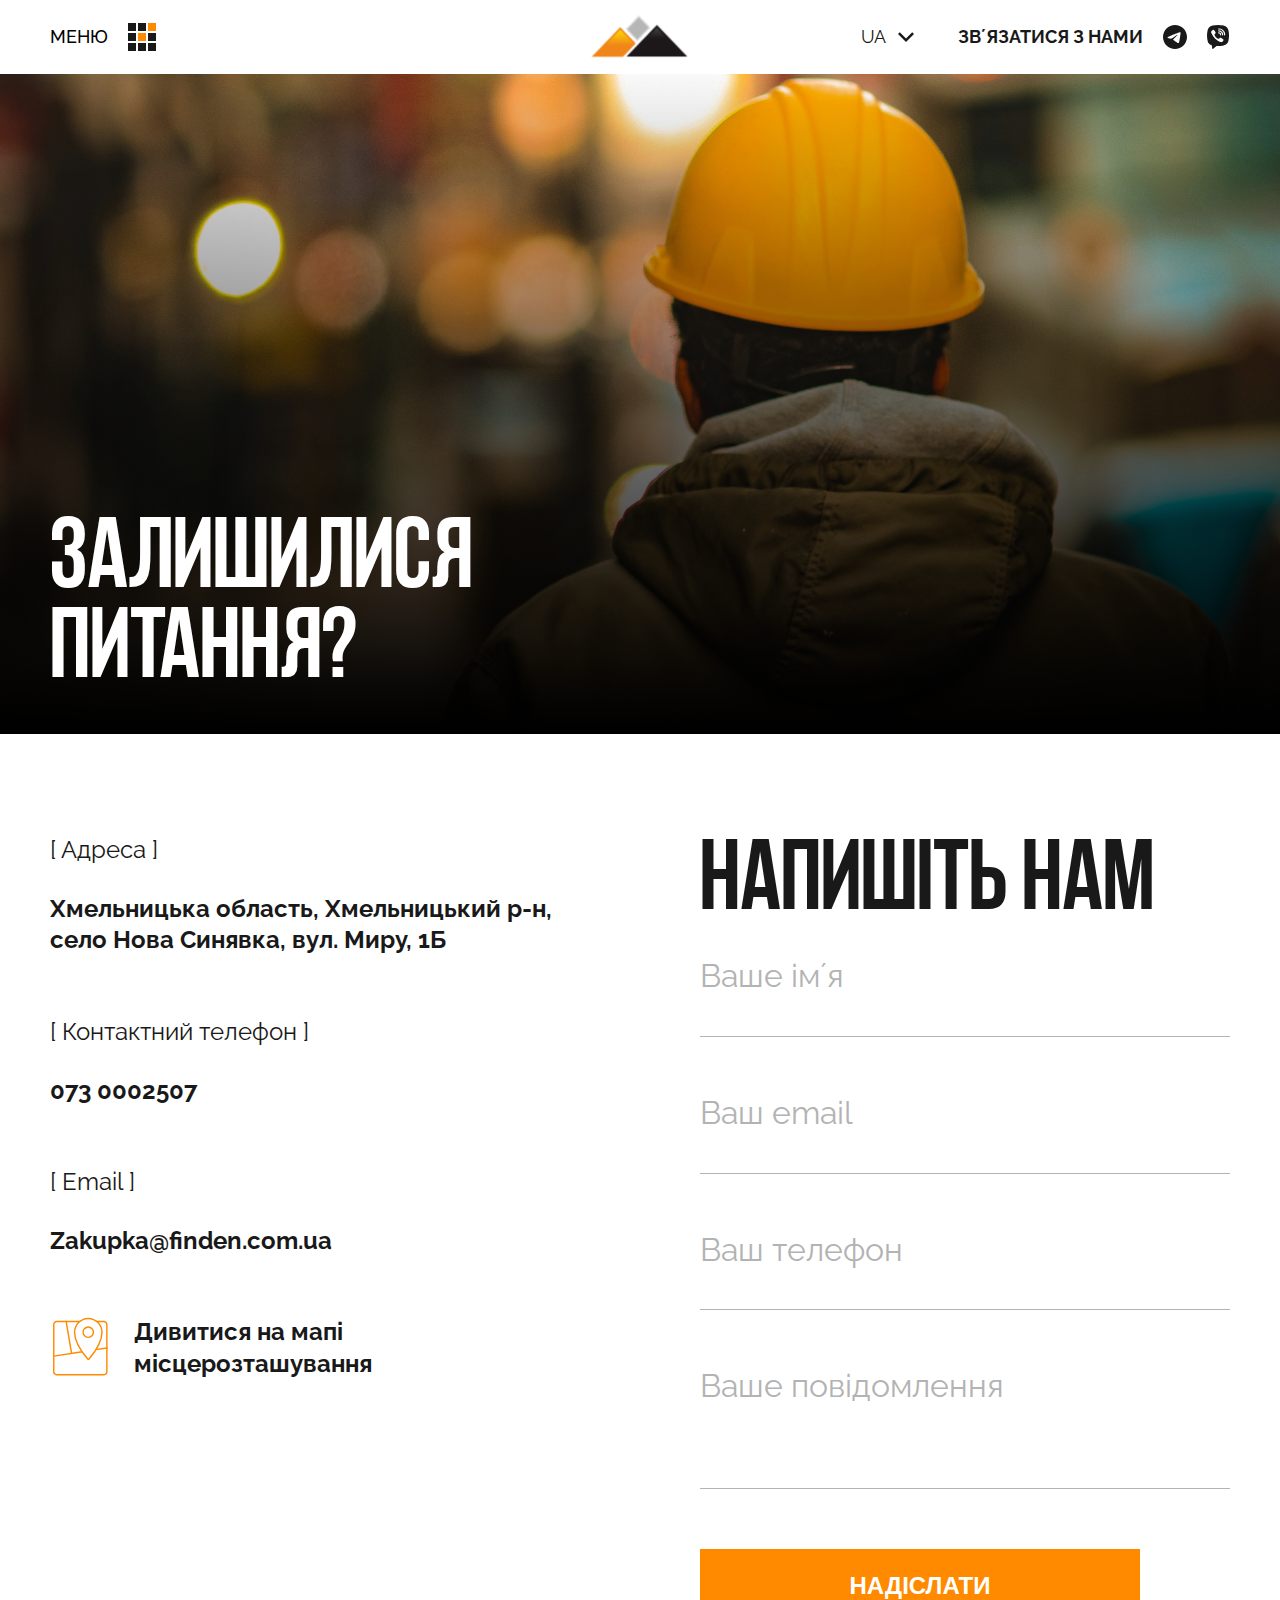
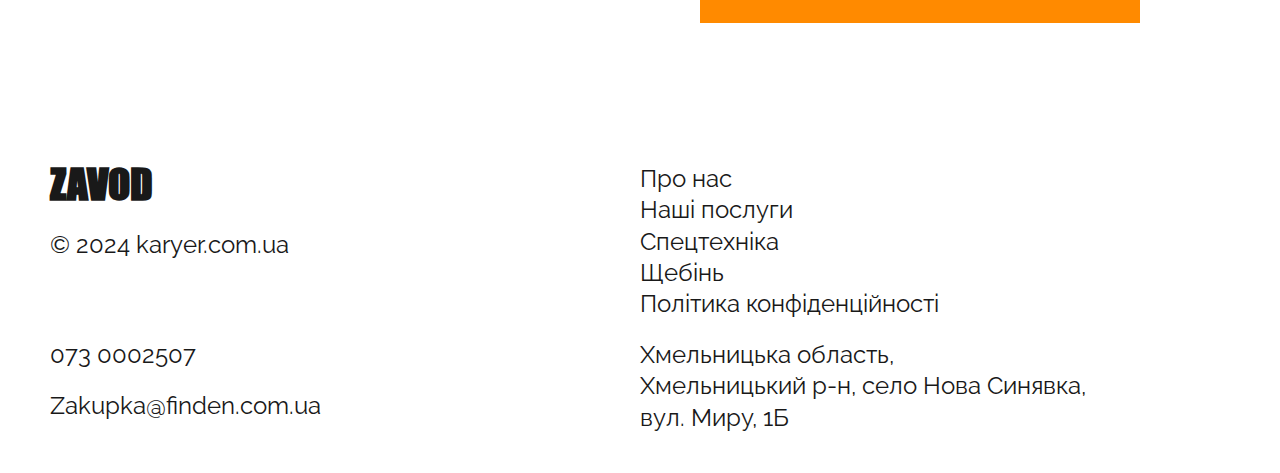
<file: contact.html>
<!DOCTYPE html>
<html>
<head lang="en">
    <title></title>
    <meta charset="utf-8">
    <meta name="keywords" content="">
    <meta name="description" content="">
    <meta name="format-detection" content="telephone=no">
    <meta name="viewport" content="width=device-width">
    <link type="text/css" rel="stylesheet" href="assets/css/slick.css">
    <link type="text/css" rel="stylesheet" href="assets/css/styles.css">
    <link type="text/css" rel="stylesheet" href="assets/fonts/fonts.css">
</head>
<body>
<div class="wrap">
    <header>
        <div class="header__inner-wrap">
            <div class="header__menu-block open-block">
                <button>
                    <span>Меню</span>
                    <img src="assets/images/menu.svg" alt="menu"/>
                </button>
            </div>
            <div class="header__menu-block close-block">
                <button>
                    <img src="assets/images/close.svg" alt="menu"/>
                    <span>Закрити</span>
                </button>
            </div>
            <a href="index.html" class="header__logo">
                <img src="assets/images/logo.png" alt="logo"/>
            </a>
            <div class="header__info-block">
                <div class="lang-dropdown">
                    <div class="lang-dropdown__main">
                        <span class="lang-dropdown__selected">UA</span>
                        <img src="assets/images/arrow_up.svg" alt="arrow_up"/>
                    </div>
                    <ul class="lang-dropdown__options">
                        <li><a href="#">UA</a></li>
                        <li><a href="#">EN</a></li>
                    </ul>
                </div>
                <div class="social-block">
                    <span>Звʼязатися з нами</span>
                    <a href="#"><img src="assets/images/telegram.svg" alt="telegram"/></a>
                    <a href="#"><img src="assets/images/viber.svg" alt="viber"/></a>
                </div>
            </div>
            <div class="header__menu">
                <div class="header__menu-wrap">
                    <ul class="header__main-list">
                        <li>
                            <a href="production.html" class="header__submenu-link">продукція</a>
                            <div class="header__submenu">
                                <ul>
                                    <li><a href="product.html">щебінь 0-40</a></li>
                                    <li><a href="product.html">щебінь 0-40 1 сорт </a></li>
                                    <li><a href="product.html">щебінь 0-70</a></li>
                                    <li><a href="product.html">щебінь 0-5</a></li>
                                </ul>
                                <ul>
                                    <li><a href="product.html">щебінь 5-10</a></li>
                                    <li><a href="product.html">щебінь 10-20</a></li>
                                    <li><a href="product.html">щебінь 20-40</a></li>
                                    <li><a href="product.html">щебінь 40-70</a></li>
                                </ul>
                                <ul>
                                    <li><a href="product.html">щебінь 5-40</a></li>
                                    <li><a href="product.html">щебінь 40-100</a></li>
                                    <li><a href="product.html">щебінь 3-5</a></li>
                                </ul>
                            </div>
                        </li>
                        <li><a href="#">Спецтехніка</a></li>
                        <li><a href="#">Самоскиди</a></li>
                        <li><a href="#">Карʼєри</a></li>
                        <li><a href="#">Про нас</a></li>
                        <li><a href="certification.html">Сертифікація </a></li>
                        <li><a href="#">Наші роботи</a></li>
                        <li><a href="#">Виробництво</a></li>
                        <li><a href="contact.html">Контакти</a></li>
                    </ul>
                    <div class="mobile-lang-dropdown">
                        <ul>
                            <li><a href="#">Ua</a></li>
                            <li><a href="#">En</a></li>
                        </ul>
                    </div>
                    <div class="header__menu-contact-block">
                        <div class="social-block">
                            <span>Звʼязатися з нами</span>
                            <a href="tel:+380730002507" class="header__phone">073 0002507</a>
                            <a href="#"><img src="assets/images/telegram.svg" alt="telegram"/></a>
                            <a href="#"><img src="assets/images/viber.svg" alt="viber"/></a>
                        </div>
                        <a href="mailto:zakupka@finden.com.ua" class="header__mail">Zakupka@finden.com.ua</a>
                        <p class="header__address">Хмельницька область, Хмельницький р-н,<br/>село Нова Синявка, вул.
                            Миру, 1Б</p>
                    </div>
                </div>
                <div class="header__img-wrap"></div>
            </div>
        </div>
    </header>
    <main>
        <section>
            <div class="contact-hero">
                <img src="assets/images/contact.jpg" alt=""/>
                <h2>Залишилися<br/>питання?</h2>
            </div>
        </section>
        <section>
            <div class="contact-connect">
                <div class="contact-info">
                    <div>
                        <p class="block-naming">[ Адреса ]</p>
                        <p>Хмельницька область, Хмельницький р-н, <br class="desktop-show"/>село Нова Синявка, вул. Миру, 1Б</p>
                    </div>
                    <div>
                        <p class="block-naming">[ Контактний телефон ]</p>
                        <a href="tel:+380730002507">073 0002507</a>
                    </div>
                    <div>
                        <p class="block-naming">[ Email ]</p>
                        <a href="mailto:zakupka@finden.com.ua">Zakupka@finden.com.ua</a>
                    </div>
                    <div>
                        <a href="https://maps.app.goo.gl/yGF5FuM8U7YWyYPY6" class="geo">Дивитися на мапі<br/>місцерозташування</a>
                    </div>
                </div>
                <div class="form-wrap">
                    <h2>Напишіть нам</h2>
                    <form class="contact-form">
                        <div class="contact-form__inner-wrap">
                            <label for="name">Ваше імʼя</label><input id="name" type="text"/>
                            <label for="email">Ваш email</label><input id="email" type="email"/>
                            <label for="phone">Ваш телефон</label><input id="phone" type="text"/>
                            <label for="message">Ваше повідомлення</label><textarea id="message"></textarea>
                        </div>
                        <button class="btn">
                            <span>Надіслати</span>
                        </button>
                    </form>
                </div>
            </div>
        </section>
    </main>
    <footer class="footer">
        <div class="footer__title-block">
            <h3>Zavod</h3>
            <p>© 2024 karyer.com.ua</p>
        </div>
        <div class="social-block">
            <span>Звʼязатися з нами</span>
            <a href="#"><img src="assets/images/telegram_footer.svg" alt="telegram"/></a>
            <a href="#"><img src="assets/images/viber_footer.svg" alt="viber"/></a>
        </div>
        <div class="footer__page-links">
            <a href="#">Про нас</a>
            <a href="#">Наші послуги</a>
            <a href="#">Спецтехніка</a>
            <a href="#">Щебінь</a>
            <a href="#">Політика конфіденційності</a>
        </div>
        <div class="footer__mail-block">
            <a href="tel:+380730002507">073 0002507</a>
            <a href="mailto:zakupka@finden.com.ua">Zakupka@finden.com.ua</a>
        </div>
        <div class="footer__address-block">
            <p>Хмельницька область, <br class="desktop-show"/>Хмельницький<br class="mobile-show"/> р-н, село Нова <br
                    class="desktop-show tablet-hide"/>Синявка, <br class="tablet-show"/>вул. Миру, 1Б</p>
        </div>
        <div class="footer__logo-block">
            <a href="index.html"><img src="assets/images/logo.png" alt="logo"/></a>
            <p>&copy; 2024</p>
        </div>
    </footer>
</div>
<script src="assets/js/jquery-3.7.1.min.js"></script>
<script src="assets/js/slick.min.js"></script>
<script type="text/javascript" src="assets/js/script.js"></script>
</body>
</html>
</file>
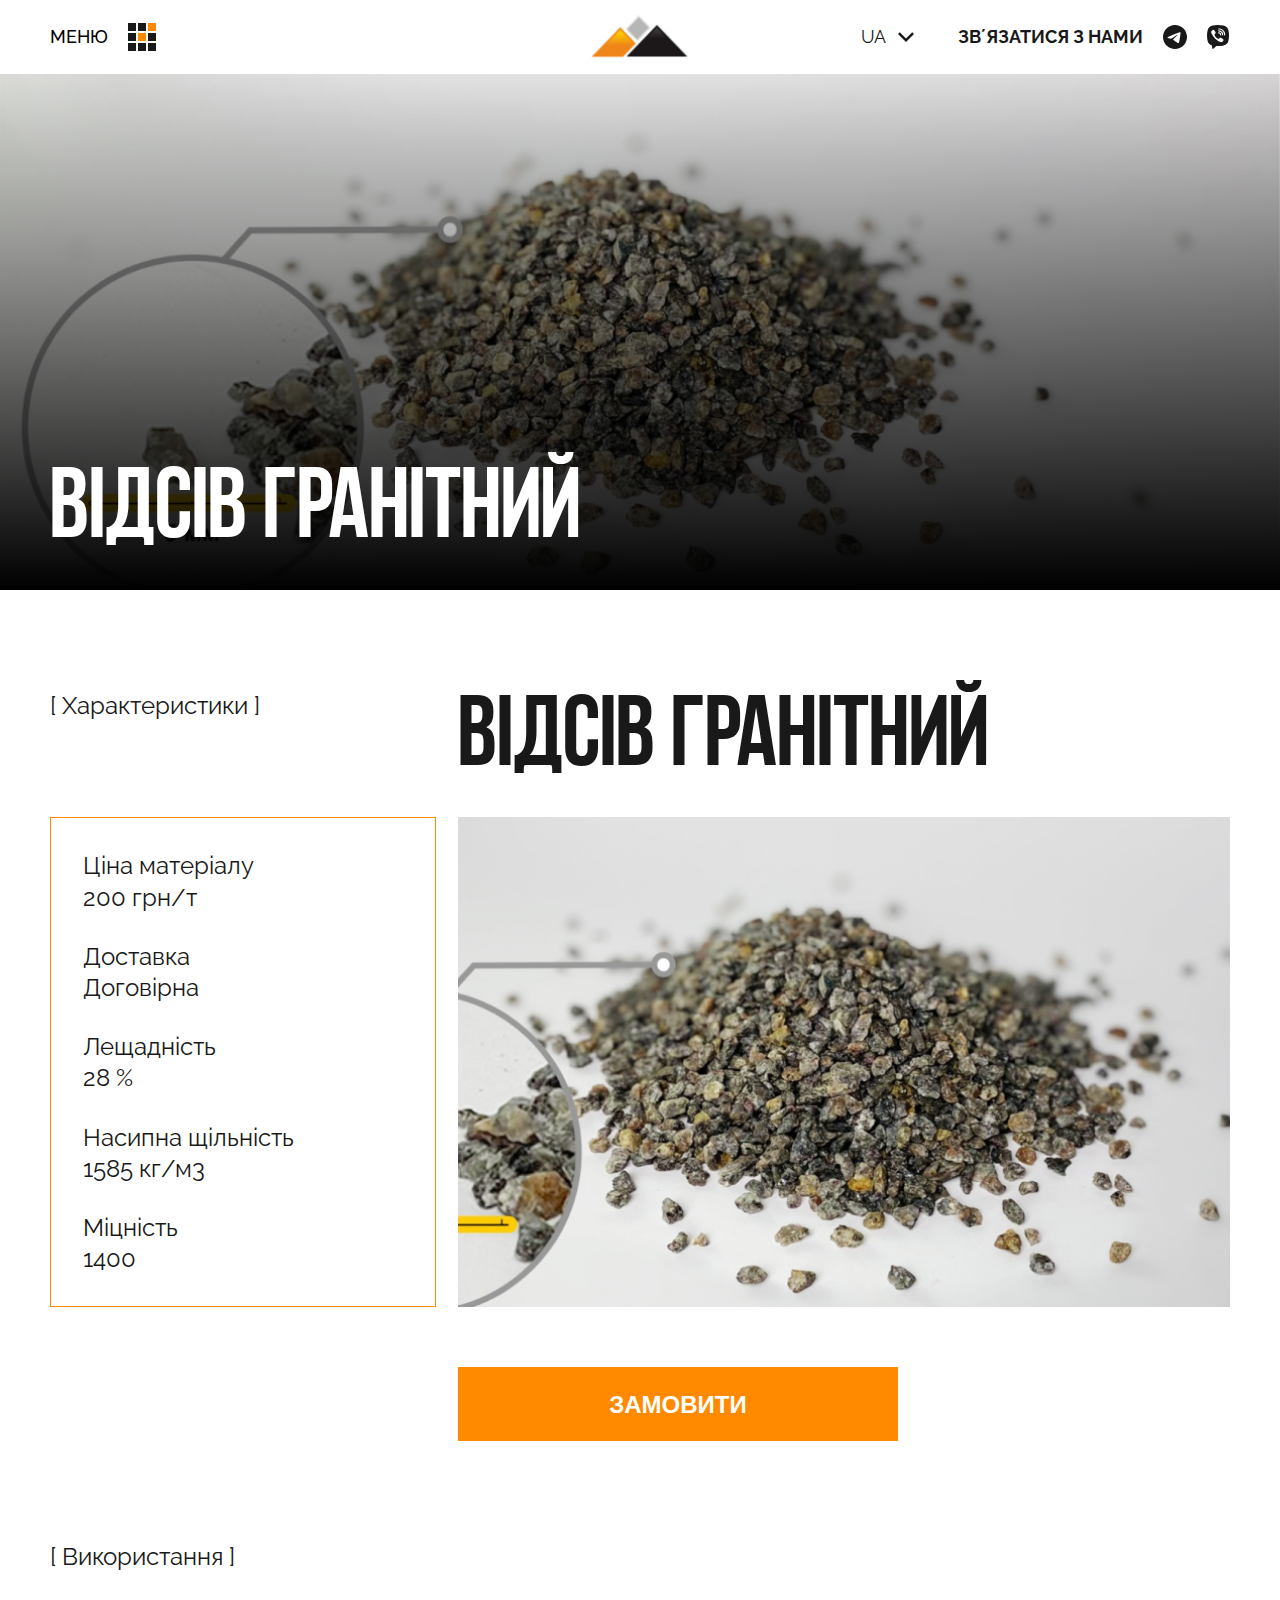
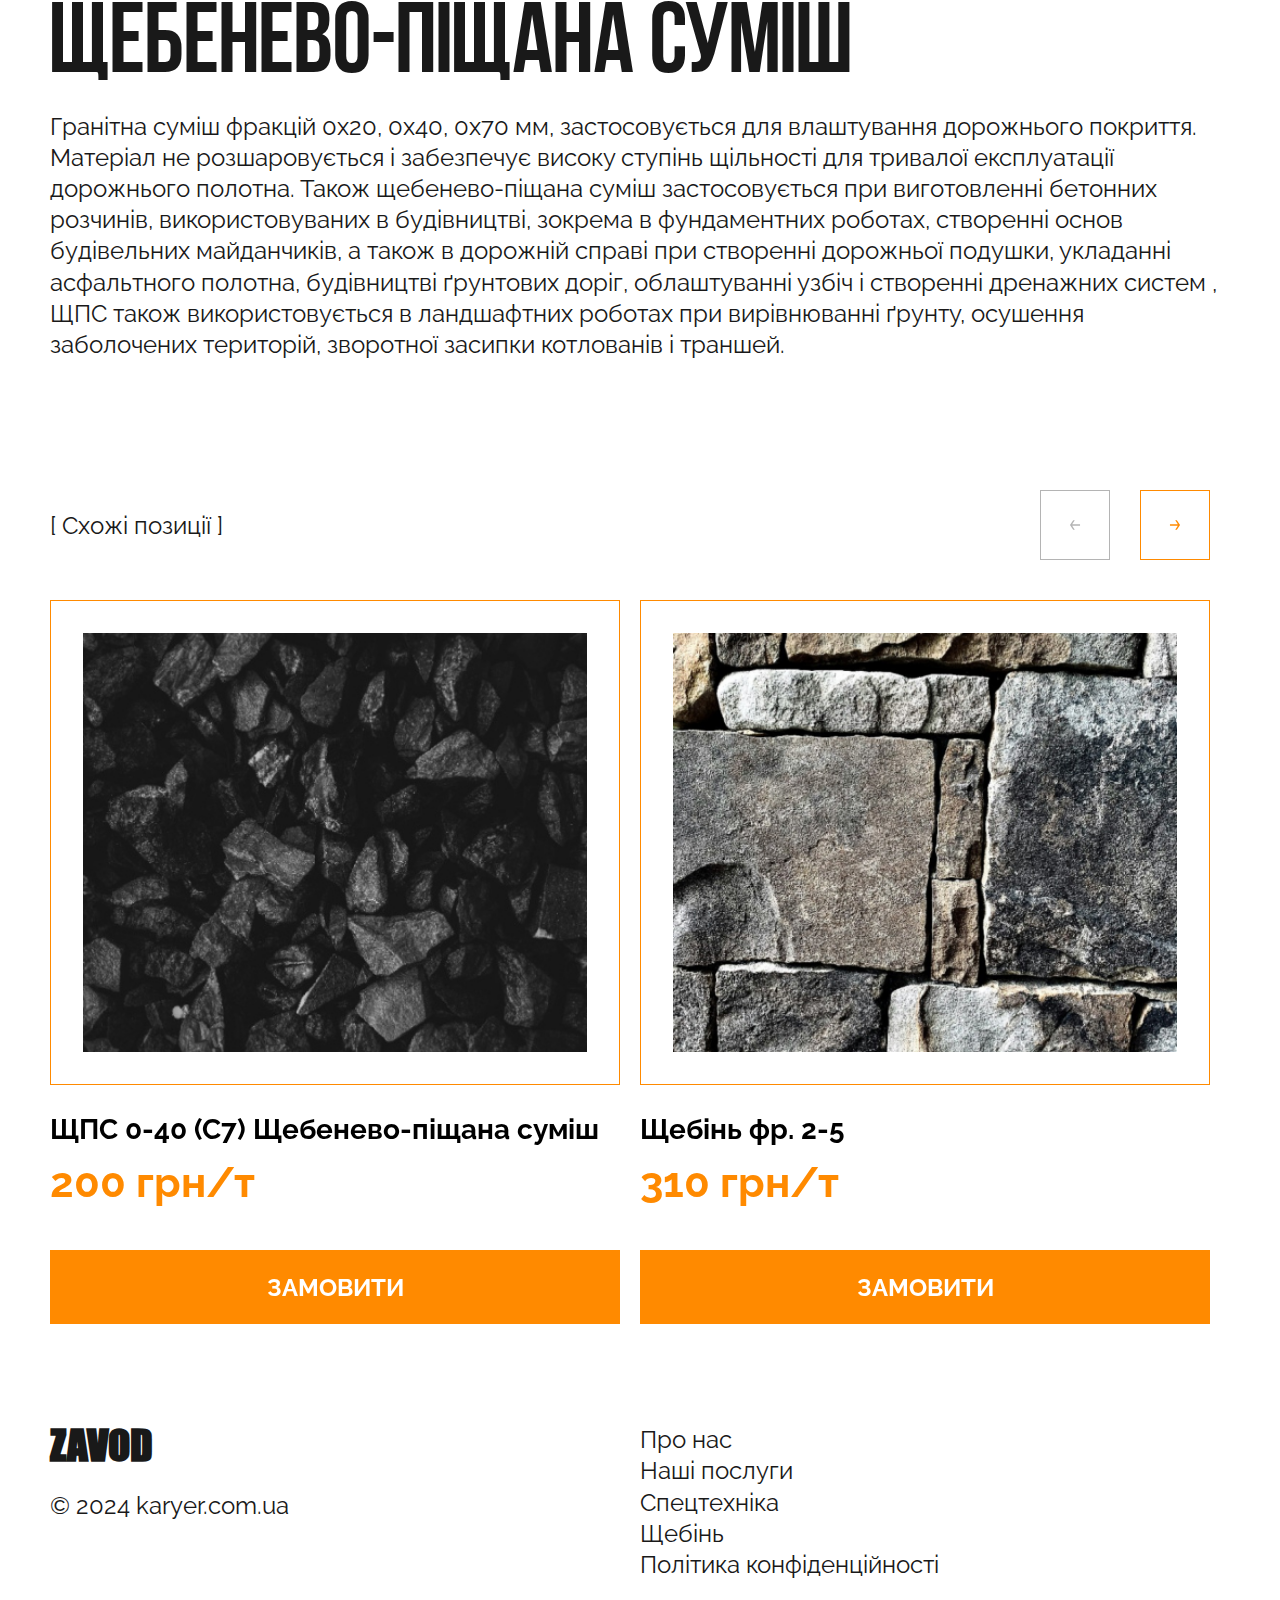
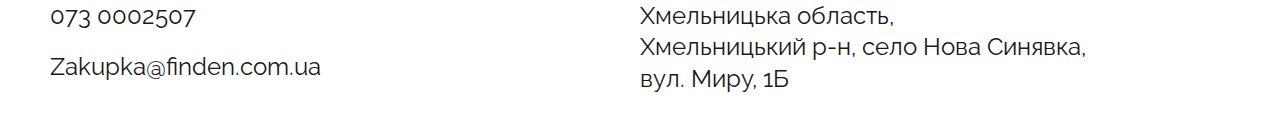
<file: product.html>
<!DOCTYPE html>
<html>
<head lang="en">
    <title></title>
    <meta charset="utf-8">
    <meta name="keywords" content="">
    <meta name="description" content="">
    <meta name="format-detection" content="telephone=no">
    <meta name="viewport" content="width=device-width">
    <link type="text/css" rel="stylesheet" href="assets/css/slick.css">
    <link type="text/css" rel="stylesheet" href="assets/css/styles.css">
    <link type="text/css" rel="stylesheet" href="assets/fonts/fonts.css">
</head>
<body>
<div class="wrap">
    <header>
        <div class="header__inner-wrap">
            <div class="header__menu-block open-block">
                <button>
                    <span>Меню</span>
                    <img src="assets/images/menu.svg" alt="menu"/>
                </button>
            </div>
            <div class="header__menu-block close-block">
                <button>
                    <img src="assets/images/close.svg" alt="menu"/>
                    <span>Закрити</span>
                </button>
            </div>
            <a href="index.html" class="header__logo">
                <img src="assets/images/logo.png" alt="logo"/>
            </a>
            <div class="header__info-block">
                <div class="lang-dropdown">
                    <div class="lang-dropdown__main">
                        <span class="lang-dropdown__selected">UA</span>
                        <img src="assets/images/arrow_up.svg" alt="arrow_up"/>
                    </div>
                    <ul class="lang-dropdown__options">
                        <li><a href="#">UA</a></li>
                        <li><a href="#">EN</a></li>
                    </ul>
                </div>
                <div class="social-block">
                    <span>Звʼязатися з нами</span>
                    <a href="#"><img src="assets/images/telegram.svg" alt="telegram"/></a>
                    <a href="#"><img src="assets/images/viber.svg" alt="viber"/></a>
                </div>
            </div>
            <div class="header__menu">
                <div class="header__menu-wrap">
                    <ul class="header__main-list">
                        <li>
                            <a href="production.html" class="header__submenu-link">продукція</a>
                            <div class="header__submenu">
                                <ul>
                                    <li><a href="product.html">щебінь 0-40</a></li>
                                    <li><a href="product.html">щебінь 0-40 1 сорт </a></li>
                                    <li><a href="product.html">щебінь 0-70</a></li>
                                    <li><a href="product.html">щебінь 0-5</a></li>
                                </ul>
                                <ul>
                                    <li><a href="product.html">щебінь 5-10</a></li>
                                    <li><a href="product.html">щебінь 10-20</a></li>
                                    <li><a href="product.html">щебінь 20-40</a></li>
                                    <li><a href="product.html">щебінь 40-70</a></li>
                                </ul>
                                <ul>
                                    <li><a href="product.html">щебінь 5-40</a></li>
                                    <li><a href="product.html">щебінь 40-100</a></li>
                                    <li><a href="product.html">щебінь 3-5</a></li>
                                </ul>
                            </div>
                        </li>
                        <li><a href="#">Спецтехніка</a></li>
                        <li><a href="#">Самоскиди</a></li>
                        <li><a href="#">Карʼєри</a></li>
                        <li><a href="#">Про нас</a></li>
                        <li><a href="certification.html">Сертифікація </a></li>
                        <li><a href="#">Наші роботи</a></li>
                        <li><a href="#">Виробництво</a></li>
                        <li><a href="contact.html">Контакти</a></li>
                    </ul>
                    <div class="mobile-lang-dropdown">
                        <ul>
                            <li><a href="#">Ua</a></li>
                            <li><a href="#">En</a></li>
                        </ul>
                    </div>
                    <div class="header__menu-contact-block">
                        <div class="social-block">
                            <span>Звʼязатися з нами</span>
                            <a href="tel:+380730002507" class="header__phone">073 0002507</a>
                            <a href="#"><img src="assets/images/telegram.svg" alt="telegram"/></a>
                            <a href="#"><img src="assets/images/viber.svg" alt="viber"/></a>
                        </div>
                        <a href="mailto:zakupka@finden.com.ua" class="header__mail">Zakupka@finden.com.ua</a>
                        <p class="header__address">Хмельницька область, Хмельницький р-н,<br/>село Нова Синявка, вул.
                            Миру, 1Б</p>
                    </div>
                </div>
                <div class="header__img-wrap"></div>
            </div>
        </div>
    </header>
    <main>
        <section>
            <div class="product-hero">
                <img src="assets/images/product_main2.jpg" alt=""/>
                <h2>Відсів гранітний</h2>
            </div>
        </section>
        <section>
            <div class="feature-block">
                <div class="feature-block__wrap">
                    <div class="feature-block__desc-wrap">
                        <p class="block-naming">
                            [ Характеристики ]
                        </p>
                        <div class="feature-block__desc">
                            <div class="feature-block__row">
                                <span>Ціна матеріалу</span>
                                <span>200 грн/т</span>
                            </div>
                            <div class="feature-block__row">
                                <span>Доставка</span>
                                <span>Договірна</span>
                            </div>
                            <div class="feature-block__row">
                                <span>Лещадність</span>
                                <span>28 %</span>
                            </div>
                            <div class="feature-block__row">
                                <span>Насипна щільність</span>
                                <span>1585 кг/м3</span>
                            </div>
                            <div class="feature-block__row">
                                <span>Міцність</span>
                                <span>1400</span>
                            </div>
                        </div>
                    </div>
                    <div class="feature-block__title-wrap">
                        <h1>Відсів гранітний</h1>
                        <img src="assets/images/product_main2.jpg" alt="product"/>
                    </div>
                </div>
                <div class="feature-block__wrap">
                    <div></div>
                    <div class="feature-block__btn-wrap">
                        <button class="btn">
                            <span>замовити</span>
                        </button>
                    </div>
                </div>

            </div>
            <div class="usage-block">
                <div>
                    <p class="block-naming">[ Використання ]</p>
                </div>
                <div class="usage-block__desc">
                    <h2>Щебенево-піщана суміш</h2>
                    <p>Гранітна суміш фракцій 0х20, 0х40, 0х70 мм, застосовується для влаштування дорожнього покриття.
                        Матеріал не розшаровується і забезпечує високу ступінь щільності для тривалої експлуатації
                        дорожнього полотна. Також щебенево-піщана суміш застосовується при виготовленні бетонних
                        розчинів, використовуваних в будівництві, зокрема в фундаментних роботах, створенні основ
                        будівельних майданчиків, а також в дорожній справі при створенні дорожньої подушки, укладанні
                        асфальтного полотна, будівництві ґрунтових доріг, облаштуванні узбіч і створенні дренажних
                        систем , ЩПС також використовується в ландшафтних роботах при вирівнюванні ґрунту, осушення
                        заболочених територій, зворотної засипки котлованів і траншей.</p>
                </div>
            </div>
        </section>
        <section>
            <div class="alike-block">
                <div class="slider__title-block">
                    <p class="block-naming">[ Схожі позиції ]</p>
                    <div class="slider__btn-group desktop-show">
                        <span class="prev-btn alike-slider__prev-btn"></span>
                        <span class="next-btn alike-slider__next-btn"></span>
                    </div>
                </div>
                <div class="alike-slider">
                    <div class="product-item">
                        <div class="product-item__inner-wrap">
                            <div class="product-item__frame">
                                <div class="product-item__img-wrap">
                                    <img src="assets/images/product_image1.jpg" alt="product"/>
                                </div>
                            </div>
                            <h3>ЩПС 0-40 (С7) Щебенево-піщана суміш</h3>
                            <p class="product-item__price">200 грн/т</p>
                            <a class="btn">замовити</a>
                        </div>
                    </div>
                    <div class="product-item">
                        <div class="product-item__inner-wrap">
                            <div class="product-item__frame">
                                <div class="product-item__img-wrap">
                                    <img src="assets/images/product_image2.jpg" alt="product"/>
                                </div>
                            </div>
                            <h3>Щебінь фр. 2-5</h3>
                            <p class="product-item__price">310 грн/т</p>
                            <a class="btn">замовити</a>
                        </div>
                    </div>
                    <div class="product-item">
                        <div class="product-item__inner-wrap">
                            <div class="product-item__frame">
                                <div class="product-item__img-wrap">
                                    <img src="assets/images/product_image3.jpg" alt="product"/>
                                </div>
                            </div>
                            <h3>Щебінь фр. 2-5</h3>
                            <p class="product-item__price">280 грн/т</p>
                            <a class="btn">замовити</a>
                        </div>
                    </div>
                    <div class="product-item">
                        <div class="product-item__inner-wrap">
                            <div class="product-item__frame">
                                <div class="product-item__img-wrap">
                                    <img src="assets/images/production_image4.jpg" alt="product"/>
                                </div>
                            </div>
                            <h3>Щебінь гранітний 40-70 мм</h3>
                            <p class="product-item__price">310 грн/т</p>
                            <a class="btn">замовити</a>
                        </div>
                    </div>
                </div>
                <div class="slider__mobile-panel">
                    <div class="slider__btn-group mobile-show">
                        <span class="prev-btn alike-slider__prev-btn"></span>
                        <span class="next-btn alike-slider__next-btn"></span>
                    </div>
                    <div class="grey-line__wrap alike-slider__nav"></div>
                </div>
            </div>
        </section>
    </main>
    <footer class="footer">
        <div class="footer__title-block">
            <h3>Zavod</h3>
            <p>© 2024 karyer.com.ua</p>
        </div>
        <div class="social-block">
            <span>Звʼязатися з нами</span>
            <a href="#"><img src="assets/images/telegram_footer.svg" alt="telegram"/></a>
            <a href="#"><img src="assets/images/viber_footer.svg" alt="viber"/></a>
        </div>
        <div class="footer__page-links">
            <a href="#">Про нас</a>
            <a href="#">Наші послуги</a>
            <a href="#">Спецтехніка</a>
            <a href="#">Щебінь</a>
            <a href="#">Політика конфіденційності</a>
        </div>
        <div class="footer__mail-block">
            <a href="tel:+380730002507">073 0002507</a>
            <a href="mailto:zakupka@finden.com.ua">Zakupka@finden.com.ua</a>
        </div>
        <div class="footer__address-block">
            <p>Хмельницька область, <br class="desktop-show"/>Хмельницький<br class="mobile-show"/> р-н, село Нова <br
                    class="desktop-show tablet-hide"/>Синявка, <br class="tablet-show"/>вул. Миру, 1Б</p>
        </div>
        <div class="footer__logo-block">
            <a href="index.html"><img src="assets/images/logo.png" alt="logo"/></a>
            <p>&copy; 2024</p>
        </div>
    </footer>
</div>
<script src="assets/js/jquery-3.7.1.min.js"></script>
<script src="assets/js/slick.min.js"></script>
<script type="text/javascript" src="assets/js/script.js"></script>
</body>
</html>
</file>
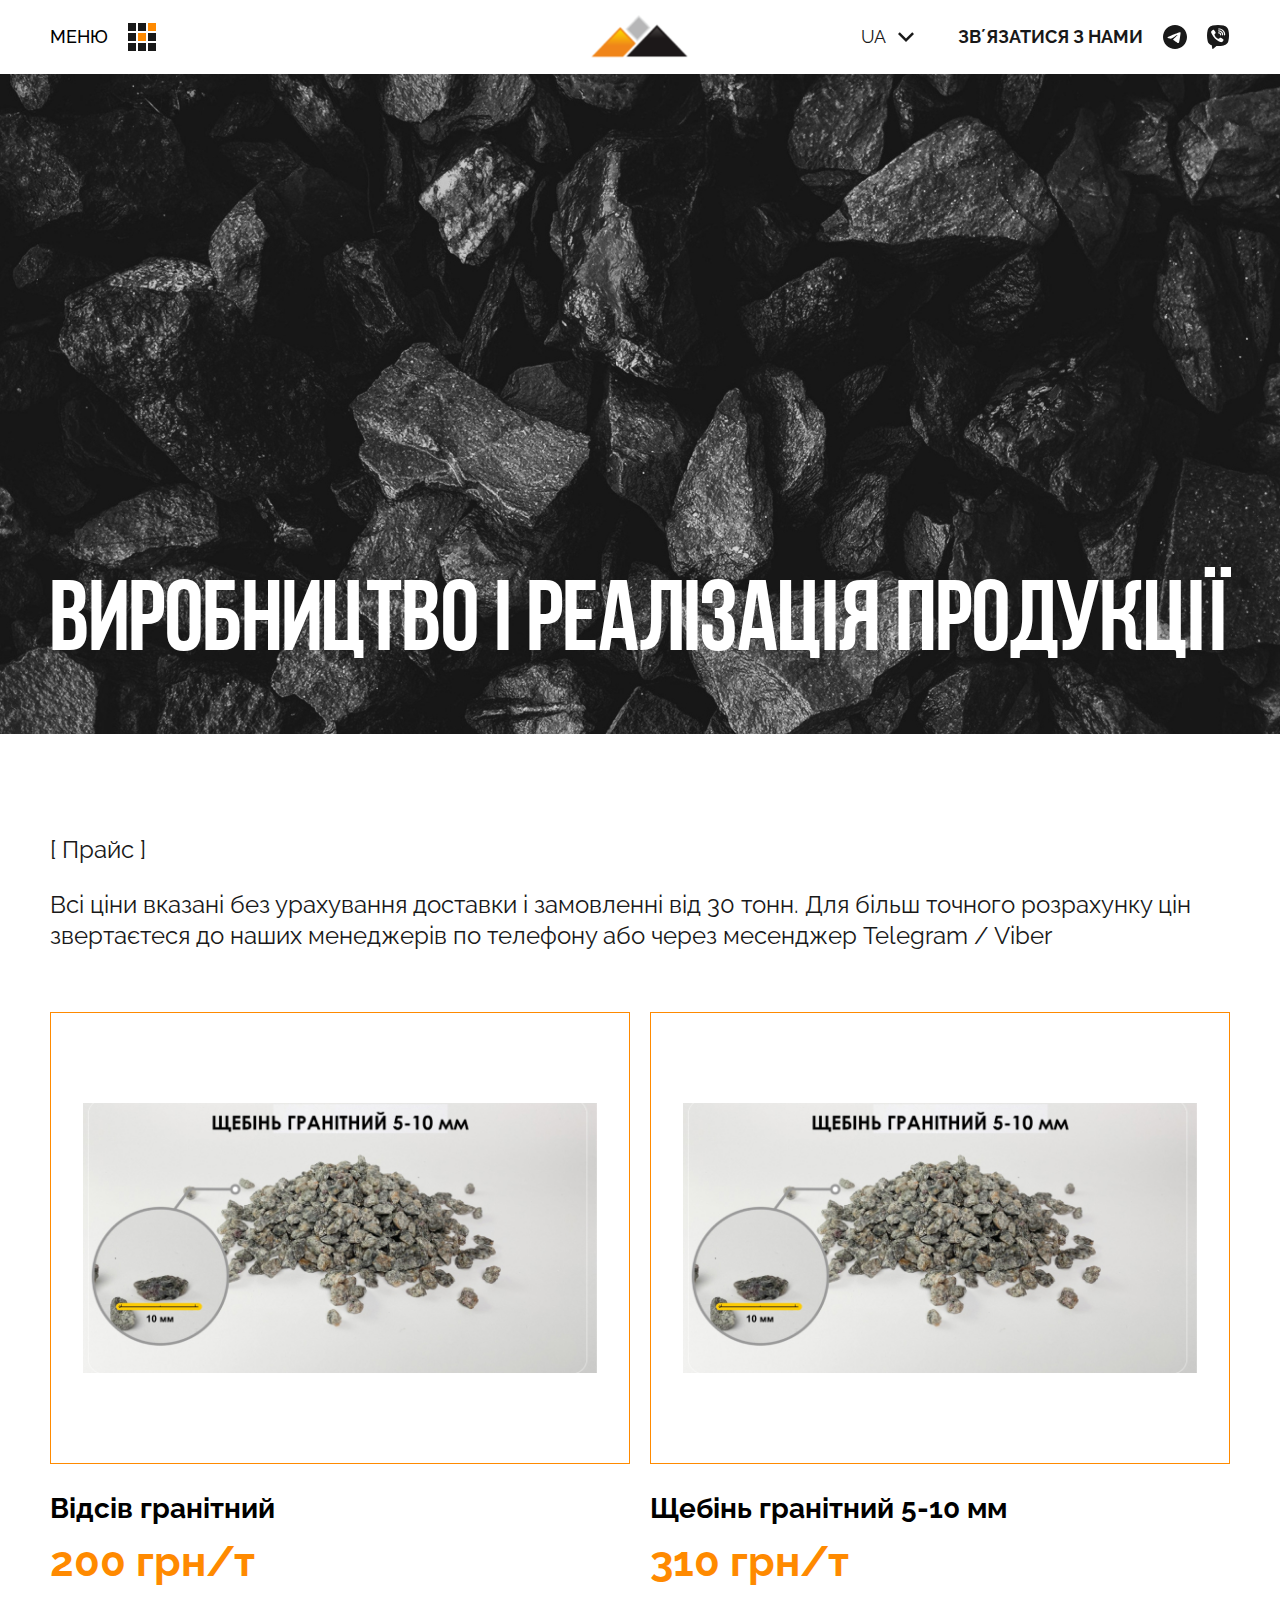
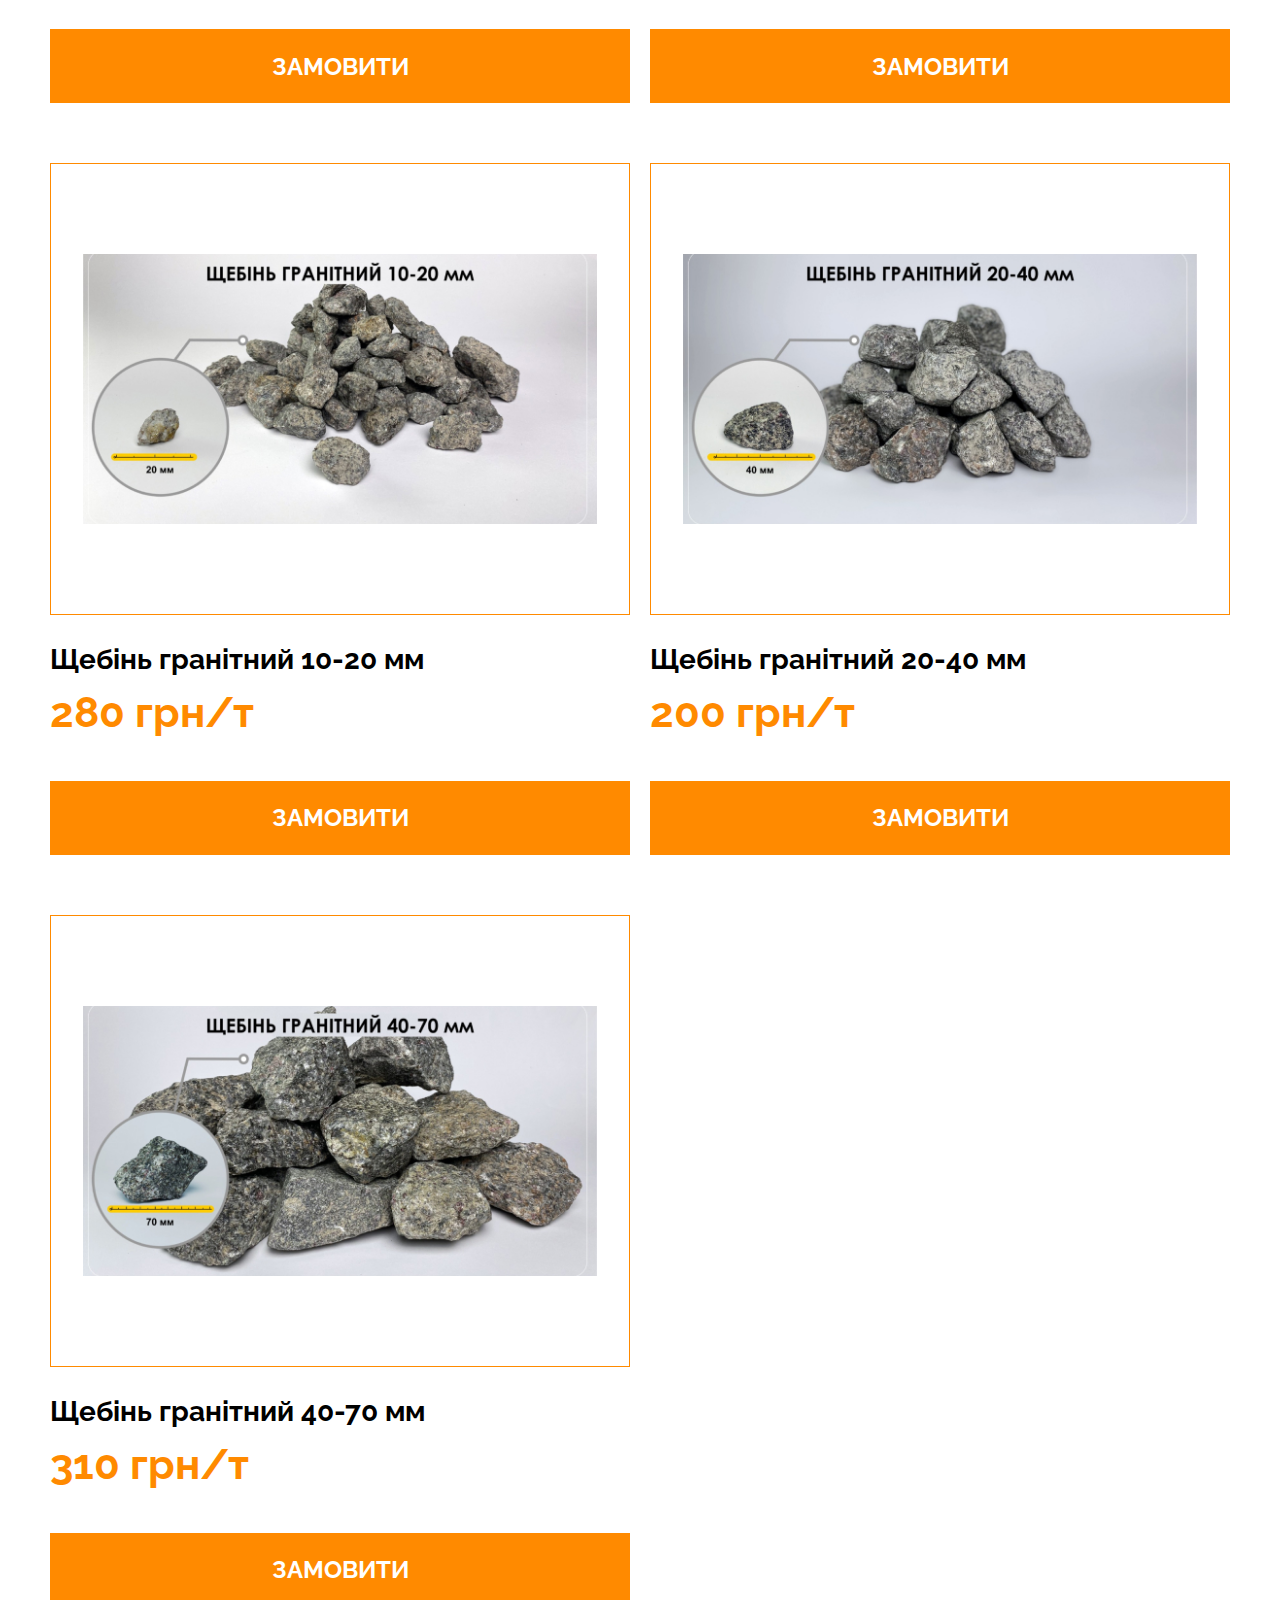
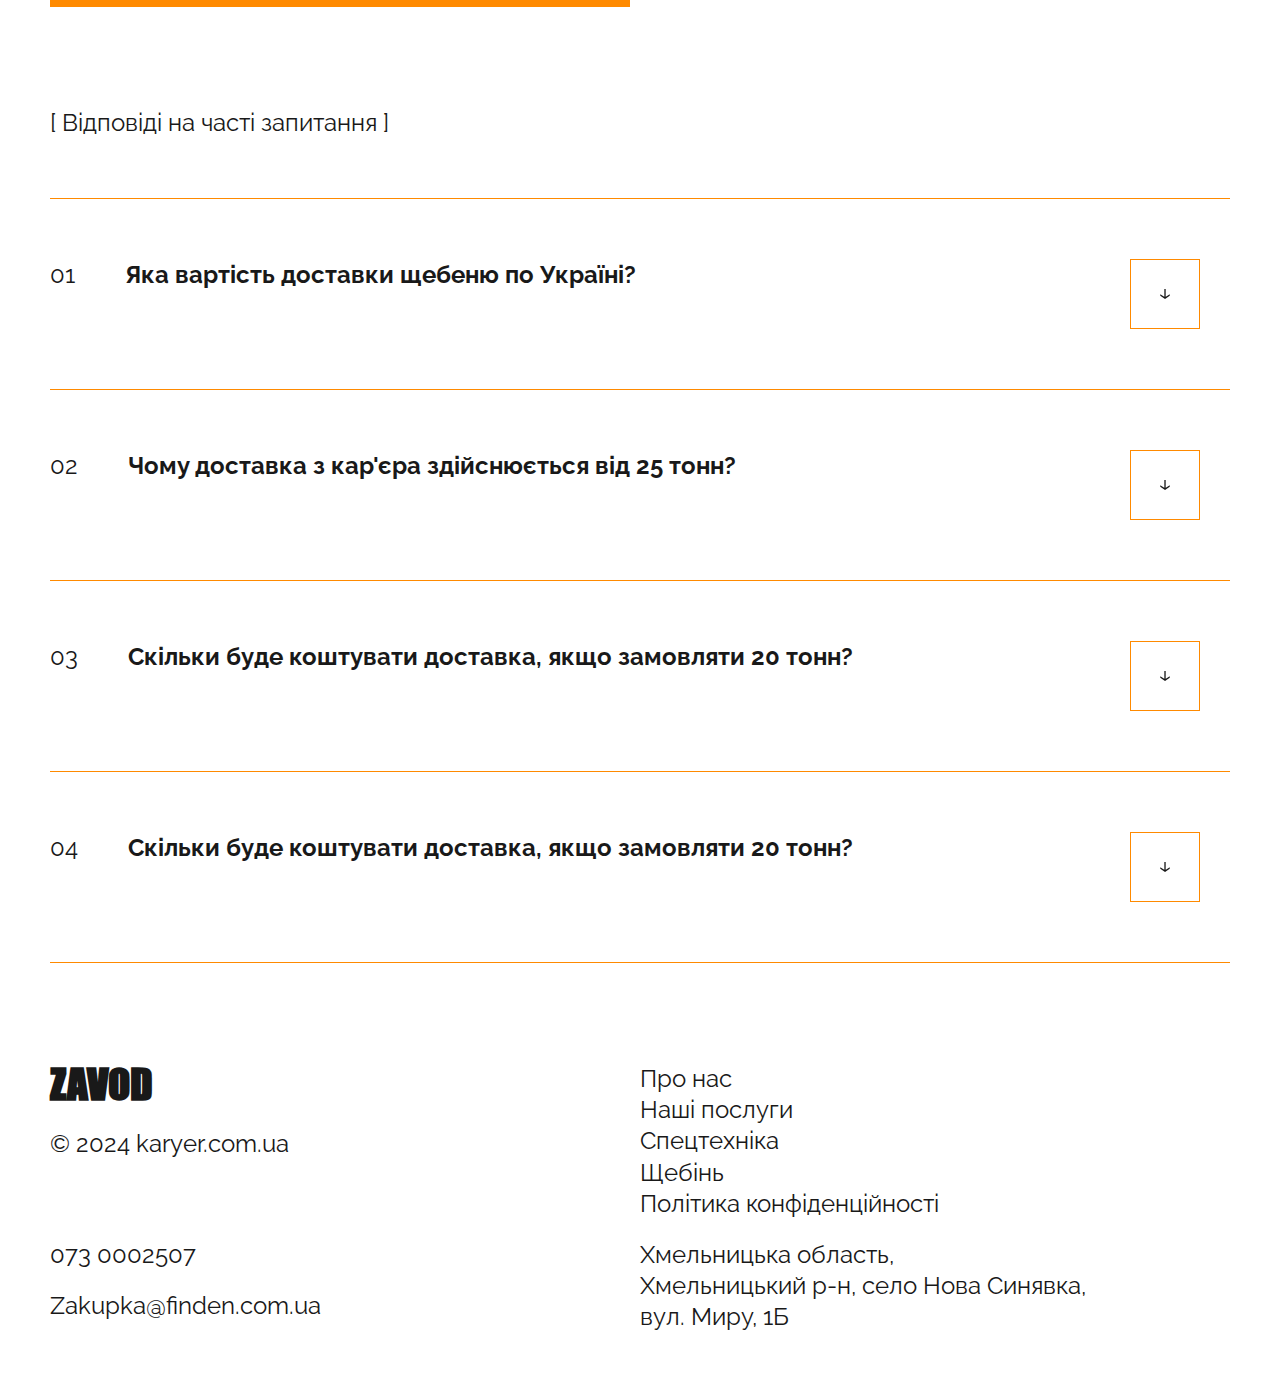
<file: production.html>
<!DOCTYPE html>
<html>
<head lang="en">
    <title></title>
    <meta charset="utf-8">
    <meta name="keywords" content="">
    <meta name="description" content="">
    <meta name="format-detection" content="telephone=no">
    <meta name="viewport" content="width=device-width">
    <link type="text/css" rel="stylesheet" href="assets/css/slick.css">
    <link type="text/css" rel="stylesheet" href="assets/css/styles.css">
    <link type="text/css" rel="stylesheet" href="assets/fonts/fonts.css">
</head>
<body>
<div class="wrap">
    <header>
        <div class="header__inner-wrap">
            <div class="header__menu-block open-block">
                <button>
                    <span>Меню</span>
                    <img src="assets/images/menu.svg" alt="menu"/>
                </button>
            </div>
            <div class="header__menu-block close-block">
                <button>
                    <img src="assets/images/close.svg" alt="menu"/>
                    <span>Закрити</span>
                </button>
            </div>
            <a href="index.html" class="header__logo">
                <img src="assets/images/logo.png" alt="logo"/>
            </a>
            <div class="header__info-block">
                <div class="lang-dropdown">
                    <div class="lang-dropdown__main">
                        <span class="lang-dropdown__selected">UA</span>
                        <img src="assets/images/arrow_up.svg" alt="arrow_up"/>
                    </div>
                    <ul class="lang-dropdown__options">
                        <li><a href="#">UA</a></li>
                        <li><a href="#">EN</a></li>
                    </ul>
                </div>
                <div class="social-block">
                    <span>Звʼязатися з нами</span>
                    <a href="#"><img src="assets/images/telegram.svg" alt="telegram"/></a>
                    <a href="#"><img src="assets/images/viber.svg" alt="viber"/></a>
                </div>
            </div>
            <div class="header__menu">
                <div class="header__menu-wrap">
                    <ul class="header__main-list">
                        <li>
                            <a href="production.html" class="header__submenu-link">продукція</a>
                            <div class="header__submenu">
                                <ul>
                                    <li><a href="product.html">щебінь 0-40</a></li>
                                    <li><a href="product.html">щебінь 0-40 1 сорт </a></li>
                                    <li><a href="product.html">щебінь 0-70</a></li>
                                    <li><a href="product.html">щебінь 0-5</a></li>
                                </ul>
                                <ul>
                                    <li><a href="product.html">щебінь 5-10</a></li>
                                    <li><a href="product.html">щебінь 10-20</a></li>
                                    <li><a href="product.html">щебінь 20-40</a></li>
                                    <li><a href="product.html">щебінь 40-70</a></li>
                                </ul>
                                <ul>
                                    <li><a href="product.html">щебінь 5-40</a></li>
                                    <li><a href="product.html">щебінь 40-100</a></li>
                                    <li><a href="product.html">щебінь 3-5</a></li>
                                </ul>
                            </div>
                        </li>
                        <li><a href="#">Спецтехніка</a></li>
                        <li><a href="#">Самоскиди</a></li>
                        <li><a href="#">Карʼєри</a></li>
                        <li><a href="#">Про нас</a></li>
                        <li><a href="certification.html">Сертифікація </a></li>
                        <li><a href="#">Наші роботи</a></li>
                        <li><a href="#">Виробництво</a></li>
                        <li><a href="contact.html">Контакти</a></li>
                    </ul>
                    <div class="mobile-lang-dropdown">
                        <ul>
                            <li><a href="#">Ua</a></li>
                            <li><a href="#">En</a></li>
                        </ul>
                    </div>
                    <div class="header__menu-contact-block">
                        <div class="social-block">
                            <span>Звʼязатися з нами</span>
                            <a href="tel:+380730002507" class="header__phone">073 0002507</a>
                            <a href="#"><img src="assets/images/telegram.svg" alt="telegram"/></a>
                            <a href="#"><img src="assets/images/viber.svg" alt="viber"/></a>
                        </div>
                        <a href="mailto:zakupka@finden.com.ua" class="header__mail">Zakupka@finden.com.ua</a>
                        <p class="header__address">Хмельницька область, Хмельницький р-н,<br/>село Нова Синявка, вул.
                            Миру, 1Б</p>
                    </div>
                </div>
                <div class="header__img-wrap"></div>
            </div>
        </div>
    </header>
    <main>
       <section>
           <div class="production-hero">
               <img src="assets/images/production_main.jpg" alt=""/>
               <h2>Виробництво і реалізація продукції</h2>
           </div>
       </section>
        <section>
            <div class="price-block">
                <div class="price-block__warning-wrap">
                    <div>
                        <p class="block-naming">[ Прайс ]</p>
                    </div>
                    <div>
                        <p class="price-block__warning">Всі ціни вказані без урахування доставки і замовленні від 30 тонн. Для більш точного розрахунку цін звертаєтеся до наших менеджерів по телефону або через месенджер Telegram / Viber</p>
                    </div>
                </div>
                <div class="product-grid">
                    <div class="product-item">
                        <div class="product-item__inner-wrap">
                            <div class="product-item__frame">
                                <div class="product-item__img-wrap">
                                    <img src="assets/images/production_image1.jpg" alt="product"/>
                                </div>
                            </div>
                            <h3>Відсів гранітний</h3>
                            <p class="product-item__price">200 грн/т</p>
                            <a class="btn">замовити</a>
                        </div>
                    </div>
                    <div class="product-item">
                        <div class="product-item__inner-wrap">
                            <div class="product-item__frame">
                                <div class="product-item__img-wrap">
                                    <img src="assets/images/production_image1.jpg" alt="product"/>
                                </div>
                            </div>
                            <h3>Щебінь гранітний 5-10 мм</h3>
                            <p class="product-item__price">310 грн/т</p>
                            <a class="btn">замовити</a>
                        </div>
                    </div>
                    <div class="product-item">
                        <div class="product-item__inner-wrap">
                            <div class="product-item__frame">
                                <div class="product-item__img-wrap">
                                    <img src="assets/images/production_image2.jpg" alt="product"/>
                                </div>
                            </div>
                            <h3>Щебінь гранітний 10-20 мм</h3>
                            <p class="product-item__price">280 грн/т</p>
                            <a class="btn">замовити</a>
                        </div>
                    </div>
                    <div class="product-item">
                        <div class="product-item__inner-wrap">
                            <div class="product-item__frame">
                                <div class="product-item__img-wrap">
                                    <img src="assets/images/production_image3.jpg" alt="product"/>
                                </div>
                            </div>
                            <h3>Щебінь гранітний 20-40 мм</h3>
                            <p class="product-item__price">200 грн/т</p>
                            <a class="btn">замовити</a>
                        </div>
                    </div>
                    <div class="product-item">
                        <div class="product-item__inner-wrap">
                            <div class="product-item__frame">
                                <div class="product-item__img-wrap">
                                    <img src="assets/images/production_image4.jpg" alt="product"/>
                                </div>
                            </div>
                            <h3>Щебінь гранітний 40-70 мм</h3>
                            <p class="product-item__price">310 грн/т</p>
                            <a class="btn">замовити</a>
                        </div>
                    </div>
                </div>
            </div>
        </section>
        <section>
            <div class="FAQ-block">
                <p class="block-naming">[ Відповіді на часті запитання ]</p>
                <div class="FAQ">
                    <div class="FAQ__item">
                        <div class="FAQ__inner-wrap">
                            <div class="FAQ__number">
                                <span>01</span>
                            </div>
                            <div class="FAQ__main">
                                <p class="FAQ__question">Яка вартість доставки щебеню по Україні?</p>
                                <p class="FAQ__answer">Вартість доставки матеріалу вагою від 5 до 25 тонн по Києву становить 2500 грн за рейс.</p>
                            </div>
                        </div>
                        <div class="FAQ__btn-block">
                            <button class="FAQ__btn">
                                <img src="assets/images/arr.svg" alt="arrow"/>
                            </button>
                        </div>
                    </div>
                    <div class="FAQ__item">
                        <div class="FAQ__inner-wrap">
                            <div class="FAQ__number">
                                <span>02</span>
                            </div>
                            <div class="FAQ__main">
                                <p class="FAQ__question">Чому доставка з кар'єра здійснюється від 25 тонн?</p>
                                <p class="FAQ__answer">Вартість доставки матеріалу вагою від 5 до 25 тонн по Києву становить 2500 грн за рейс.</p>
                            </div>
                        </div>
                        <div class="FAQ__btn-block">
                            <button class="FAQ__btn">
                                <img src="assets/images/arr.svg" alt="arrow"/>
                            </button>
                        </div>
                    </div>
                    <div class="FAQ__item">
                        <div class="FAQ__inner-wrap">
                            <div class="FAQ__number">
                                <span>03</span>
                            </div>
                            <div class="FAQ__main">
                                <p class="FAQ__question">Скільки буде коштувати доставка, якщо замовляти 20 тонн?</p>
                                <p class="FAQ__answer">Вартість доставки матеріалу вагою від 5 до 25 тонн по Києву становить 2500 грн за рейс.</p>
                            </div>
                        </div>
                        <div class="FAQ__btn-block">
                            <button class="FAQ__btn">
                                <img src="assets/images/arr.svg" alt="arrow"/>
                            </button>
                        </div>
                    </div>
                    <div class="FAQ__item">
                        <div class="FAQ__inner-wrap">
                            <div class="FAQ__number">
                                <span>04</span>
                            </div>
                            <div class="FAQ__main">
                                <p class="FAQ__question">Скільки буде коштувати доставка, якщо замовляти 20 тонн?</p>
                                <p class="FAQ__answer">Вартість доставки матеріалу вагою від 5 до 25 тонн по Києву становить 2500 грн за рейс.</p>
                            </div>
                        </div>
                        <div class="FAQ__btn-block">
                            <button class="FAQ__btn">
                                <img src="assets/images/arr.svg" alt="arrow"/>
                            </button>
                        </div>
                    </div>
                </div>
            </div>
        </section>
    </main>
    <footer class="footer">
        <div class="footer__title-block">
            <h3>Zavod</h3>
            <p>© 2024 karyer.com.ua</p>
        </div>
        <div class="social-block">
            <span>Звʼязатися з нами</span>
            <a href="#"><img src="assets/images/telegram_footer.svg" alt="telegram"/></a>
            <a href="#"><img src="assets/images/viber_footer.svg" alt="viber"/></a>
        </div>
        <div class="footer__page-links">
            <a href="#">Про нас</a>
            <a href="#">Наші послуги</a>
            <a href="#">Спецтехніка</a>
            <a href="#">Щебінь</a>
            <a href="#">Політика конфіденційності</a>
        </div>
        <div class="footer__mail-block">
            <a href="tel:+380730002507">073 0002507</a>
            <a href="mailto:zakupka@finden.com.ua">Zakupka@finden.com.ua</a>
        </div>
        <div class="footer__address-block">
            <p>Хмельницька область, <br class="desktop-show"/>Хмельницький<br class="mobile-show"/> р-н, село Нова <br
                    class="desktop-show tablet-hide"/>Синявка, <br class="tablet-show"/>вул. Миру, 1Б</p>
        </div>
        <div class="footer__logo-block">
            <a href="index.html"><img src="assets/images/logo.png" alt="logo"/></a>
            <p>&copy; 2024</p>
        </div>
    </footer>
</div>
<script src="assets/js/jquery-3.7.1.min.js"></script>
<script src="assets/js/slick.min.js"></script>
<script type="text/javascript" src="assets/js/script.js"></script>
</body>
</html>
</file>
<file: assets/css/styles.css>
body {
    font: normal 24px 'Raleway', sans-serif;
    background: #ffffff;
    color: #191919;
}

.wrap {
    margin: 0 auto;
    max-width: 1920px;
    padding: 0 50px;
}

* {
    outline: none;
    box-sizing: border-box;
}

body, html, p, h1, h2, h3, h4, h5, menu, nav, ul, ul li, ol, dl, dt, dd {
    margin: 0;
    padding: 0;
}

p, span, a {
    line-height: 1.3em;
}

menu, nav, ul, ul li, ol, dl, dt, dd {
    list-style: none;
}

a, a:visited, a:active, a:link {
    color: #939393;
    text-decoration: none;
}

a:hover {
    color: #191919;
    text-decoration: none;
}

:focus {
    outline: none !important;
}

a img {
    display: block;
    border: none;
}

form, menu, iframe {
    display: block;
    margin: 0;
    padding: 0;
    border: none;
}

h2, h1 {
    font-family: 'AABebasNeue', sans-serif;
    font-size: 100px;
    line-height: 1em;
    font-weight: 400;
}

h2 span, h1 span {
    color: #FF8A00;
}

.btn {
    display: flex;
    justify-content: center;
    align-items: center;
    width: 440px;
    height: 74px;
    border: none;
    padding: 0;
    background: #FF8A00;
    cursor: pointer;
    color: #ffffff;
    text-transform: uppercase;
    font-weight: 700;
    font-size: 24px;
}

.btn:hover {
    color: #ffffff;
}

.btn span {
    color: #ffffff;
    font-size: 24px;
    line-height: 1.4em;
    font-weight: 700;
    text-transform: uppercase;
}

.prev-btn, .next-btn {
    display: block;
    position: relative;
    width: 70px;
    height: 70px;
    cursor: pointer;
}

.prev-btn {
    border: 1px solid #B4B4B4;
}

.next-btn {
    border: 1px solid #FF8A00;
}

.prev-btn:before, .next-btn:before {
    content: '';
    position: absolute;
    left: 50%;
    top: 50%;
    width: 12px;
    height: 10px;
    transform: translate(-50%, -50%);
}

.prev-btn:before {
    background: url('../images/prev_arr.svg') no-repeat left top;
}

.next-btn:before {
    background: url('../images/next_arr.svg') no-repeat left top;
}

.mobile-show, .tablet-show {
    display: none;
}

@media screen and (max-width: 960px) {
    .desktop-show, .tablet-show {
        display: none;
    }

    .mobile-show {
        display: block;
    }

    .btn {
        width: 100%;
        height: 68px;
        font-size: 20px;
    }

    .btn span {
        font-size: 20px;
    }
}

/*header*/

.header__inner-wrap {
    display: flex;
    justify-content: space-between;
    align-items: center;
    position: relative;
    height: 74px;
}

.header__menu-block button {
    display: flex;
    align-items: center;
    column-gap: 20px;
    font-size: 18px;
    padding: 0;
    background: none;
    border: none;
    cursor: pointer;
}

.header__menu-block button span {
    font-family: 'Raleway', sans-serif;
    font-weight: 500;
    line-height: 1.2em;
    text-transform: uppercase;
}

.close-block.show {
    display: flex;
}

.close-block, .open-block.hide {
    display: none;
}

.header__logo {
    position: absolute;
    left: 50%;
    top: 50%;
    transform: translate(-50%, -50%);
}

.header__info-block {
    display: flex;
    align-items: center;
    column-gap: 40px;
}

.lang-dropdown {
    position: relative;
    cursor: pointer;
}

.lang-dropdown__main {
    display: flex;
    align-items: center;
    column-gap: 8px;
}

.lang-dropdown__selected {
    font-size: 18px;
    line-height: 1.2em;
}

.lang-dropdown__options {
    display: none;
    position: absolute;
    right: 0;
    top: 110%;
    width: 100%;
    background: #ffffff;
    border: 2px solid #FF8A00;
    z-index: 60;
}

.lang-dropdown__options a {
    display: block;
    padding: 4px 2px;
    font-size: 18px;
    line-height: 1.2em;
    color: #191919;
    text-transform: capitalize;
}

.lang-dropdown__options a:hover {
    color: #FF8A00;
}

.rotated-arr {
    transform: rotate(180deg);
}

.social-block {
    display: flex;
    column-gap: 20px;
    align-items: center;
}

.social-block span {
    font-size: 18px;
    font-weight: 700;
    line-height: 1.2em;
    text-transform: uppercase;
}

.header__menu {
    display: none;
    z-index: 2;
    background: #ffffff;
}

.header__menu.active {
    display: grid;
    grid-template-columns: 4fr 1fr;
    position: absolute;
    left: -50px;
    top: 100%;
    min-width: calc(100% + 100px);
    z-index: 50;
}

.header__menu-wrap {
    padding-top: 55px;
    padding-left: 50px;
}

.header__main-list {
    padding-bottom: 64px;
}

.header__main-list > li > a {
    font-family: 'AABebasNeue', sans-serif;
    font-size: 60px;
    line-height: 1em;
    margin-bottom: 4px;
}

.header__submenu {
    display: grid;
    padding-bottom: 34px;
   /* grid-template-columns: repeat(auto-fit, minmax(150px, 1fr));*/
    grid-template-columns: 1fr 1fr 1fr;
    row-gap: 10px;
}

.header__submenu a {
    position: relative;
    font-family: 'Raleway', sans-serif;
    font-size: 16px;
    line-height: 1.2em;
    color: #191919;
    margin-bottom: 6px;
    transition: all 300ms linear;
    padding-left: 0;
}

.header__submenu a:before, .header__submenu a:after {
    content: "";
    position: absolute;
    background: #191919;
    transition: all 300ms linear;
    opacity: 0;
}

.header__submenu a:before {
    width: 13px;
    height: 1px;
    left: 2px;
    top: 8px;
}

.header__submenu a:after {
    width: 1px;
    height: 13px;
    left: 8px;
    top: 2px;
}

.header__submenu a:hover {
    color: #FF8A00;
    padding-left: 24px;
}

.header__submenu a:hover:before, .header__submenu a:hover:after {
    opacity: 1;
    background: #FF8A00;
}

.header__menu-contact-block {
    display: flex;
    justify-content: space-between;
    align-items: flex-start;
    padding-bottom: 35px;
}

.header__menu-contact-block a {
    color: #191919;
    font-size: 16px;
    line-height: 1.2em;
}

.header__menu-contact-block p {
    font-size: 14px;
    line-height: 1.2em;
    padding-right: 10px;
}

.header__menu .social-block span {
    display: none;
}

.header__img-wrap {
    position: relative;
    overflow: hidden;
}

.header__img-wrap:before, .header__img-wrap:after {
    content: "";
    position: absolute;
    z-index: 10;
    left: 0;
    width: 100%;
    height: 35%;
}

.header__img-wrap:before {
    top: 0;
    background: linear-gradient(to bottom, rgba(0, 0, 0, 255), rgba(0, 0, 0, 0));
}

.header__img-wrap:after {
    bottom: 0;
    background: linear-gradient(to bottom, rgba(0, 0, 0, 0), rgba(0, 0, 0, 255));
}

.header__img-wrap {
    background: url('../images/menu-img.jpg') no-repeat center center;
    background-size: cover;
}

.header__img-wrap img {
    /* display: block;
     width: 100%;
     height: 100%;
     object-fit: cover;
     object-position: center;*/
}

.mobile-lang-dropdown {
    display: none;
}

@media screen and (max-width: 1450px) {
    .header__main-list {
        padding-bottom: 35px;
    }

    .header__menu-contact-block {
        flex-direction: column;
        row-gap: 15px;
    }
}

@media screen and (max-width: 960px) {
    .header__menu-block button span, .header__info-block, .header__img-wrap, .header__phone, .header__mail, .header__address {
        display: none;
    }

    .wrap {
        padding: 0 16px;
    }

    .header__menu-block {
        order: 2;
    }

    .header__logo {
        left: 0;
        transform: translate(0, -50%);
    }

    .header__logo img {
        width: 54px;
        height: 24px;
    }

    .header__inner-wrap {
        height: 64px;
        justify-content: flex-end;
    }

    .header__menu.active {
        left: -16px;
        min-width: calc(100% + 32px);
        grid-template-columns: 1fr;
    }

    .header__menu-wrap {
        padding-top: 22px;
        padding-left: 16px;
    }

    .header__main-list {
        padding-bottom: 44px;
    }

    .header__main-list > li > a {
        font-size: 42px;
    }

    .header__submenu-link {
        margin-bottom: 20px;
    }

    .header__submenu {
        padding-left: 32px;
        padding-bottom: 14px;
        grid-template-columns: 1fr;
        row-gap: 0;
    }

    .header__menu-contact-block {
        flex-direction: row;
        row-gap: 0;
    }

    .header__menu .social-block span {
        display: block;
    }

    .mobile-lang-dropdown {
        display: block;
        margin-bottom: 28px;
    }

    .mobile-lang-dropdown ul {
        display: flex;
    }

    .mobile-lang-dropdown li:first-child {
        position: relative;
        padding-right: 16px;
    }

    .mobile-lang-dropdown li:first-child:before {
        content:'';
        position: absolute;
        right: 0;
        top: 50%;
        transform: translate(0, -50%);
        width: 1px;
        height: 24px;
        background: #939393;
    }

    .mobile-lang-dropdown li:last-child {
        padding-left: 16px;
    }

    .mobile-lang-dropdown a {
        display: block;
        font-size: 18px;
        line-height: 1.5em;
        font-weight: 500;
        color: #939393;
    }

    .mobile-lang-dropdown .active a {
        color: #191919;
    }
}

/*hero slider section */

.hero-slider-wrap {
    position: relative;
    margin-left: -50px;
    margin-right: -50px;
}

.hero-slider__item {
    position: relative;
}

.hero-slider__item:before {
    content: "";
    position: absolute;
    z-index: 10;
    left: 0;
    width: 100%;
    height: 100%;
    bottom: 0;
    background: linear-gradient(to bottom, rgba(0, 0, 0, 0), rgba(0, 0, 0, 255));
}

.hero-slider__item img {
    width: 100%;
}

.hero-slider__item h2 {
    position: absolute;
    left: 50px;
   /* top: 50%;*/
    top: 48%;
    transform: translate(0, -50%);
    width: 1216px;
    font-family: 'AABebasNeue', sans-serif;
    font-size: 140px;
    font-weight: 400;
   /* line-height: 0.9em;*/
    line-height: 0.96em;
    color: #ffffff;
    z-index: 15;
}

.hero-slider__links {
    position: absolute;
    left: 0;
    bottom: 18%;
    width: 100%;
    display: flex;
    justify-content: center;
    z-index: 15;
}

.hero-slider__links a {
    display: flex;
    flex-direction: column;
    align-items: center;
    width: 190px;
    height: 122px;
    margin: 0 16px;
    row-gap: 8px;
    color: #ffffff;
}

.hero-slider__links a:hover {
    color: #ffffff;
}

.hero-slider__link-wrap div {
    width: 100%;
    height: 85px;
    background-size: contain;
    background-position: center;
    background-repeat: no-repeat;
}

.hero-slider__link1 div {
    background-image: url('../images/rubble.svg');
}

.hero-slider__link1:hover div {
    background-image: url('../images/rubble_hover.svg');
}

.hero-slider__link2 div {
    background-image: url('../images/shipping.svg');
}

.hero-slider__link2:hover div {
    background-image: url('../images/shipping_hover.svg');
}

.hero-slider__link3 div {
    background-image: url('../images/calculator.svg');
}

.hero-slider__link3:hover div {
    background-image: url('../images/calculator_hover.svg');
}

.hero-slider__link4 div {
    background-image: url('../images/construction.svg');
}

.hero-slider__link4:hover div {
    background-image: url('../images/construction_hover.svg');
}

@media screen and (max-width: 1480px) {
    .hero-slider__item h2 {
        font-size: 90px;
        width: 900px;
    }

    .hero-slider__links {
        bottom: 8%;
    }

    .hero-slider__links a span {
        font-size: 22px;
    }
}

@media screen and (max-width: 960px) {
    .hero-slider-wrap {
        margin-left: -16px;
        margin-right: -16px;
    }

    .hero-slider-wrap:before {
        height: 40%;
    }

    .hero-slider__item h2 {
        width: 320px;
        font-size: 72px;
        left: 16px;
        top: auto;
        bottom: 22.26%;
        transform: translate(0, 0);
    }

    .hero-slider__link-wrap div {
        height: 54px;
    }

    .hero-slider__links {
        bottom: 6.4%;
    }

    .hero-slider__links a {
        width: 82px;
        height: 74px;
        margin: 0 8px;
    }

    .hero-slider__links a span {
        font-size: 12px;
    }

    .hero-slider__item img, .hero-slider__item video {
        height: calc(100vh - 64px);
        object-fit: cover;
        object-position: center;
    }

    .hero-slider__link3 .desktop-show + span {
        text-transform: uppercase;
    }
}

@media screen and (max-width: 335px) {
    .hero-slider__item h2 {
        left: 10px;
        font-size: 65px;
        width: 90%;
    }
}

/*about*/

.about {
    display: grid;
    grid-template-columns: 1fr 3fr;
    padding-top: 260px;
    padding-bottom: 100px;
}

.about__title-block {
    width: 1214px;
    margin-bottom: 20px;
}

.about__text-block {
    width: 1002px;
    margin-bottom: 60px;
}

.about a {
    color: #FF8A00;
    font-weight: 600;
}

.about-img-row {
    display: grid;
    grid-template-columns: 1fr 3fr;
    grid-column-gap: 20px;
    margin-left: -50px;
    margin-right: -50px;
}

.about-img-row img {
    width: 100%;
    height: 100%;
    object-fit: cover;
    object-position: center;
}

.more {
    position: relative;
    padding-right:20px;
}

.more:before {
    position: absolute;
    content:'';
    right:0;
    top: 50%;
    transform: translate(0, -50%);
    width: 9px;
    height: 17px;
    background: url('../images/more.svg') no-repeat left top;
}

@media screen and (max-width: 1450px) {
    .about {
        grid-template-columns: 1fr;
        padding-top: 60px;
        padding-bottom: 60px;
    }

    .about h2 {
        font-size: 75px;
    }

    .about .block-naming {
        padding-bottom: 24px;
    }

    .about__title-block {
        width: 100%;
        margin-bottom: 24px;
    }

    .about__text-block {
        width: 100%;
        margin-bottom: 24px;
    }

}

@media screen and (max-width: 960px) {
    .about {
        padding-top: 140px;
        padding-bottom: 40px;
    }

    .about p {
        font-size: 16px;
    }

    .about .block-naming {
        padding-left: 32px;
    }

    .about h2 {
        font-size: 36px;
    }

    .about__text-block {
        padding-left: 32px;
        margin-bottom: 16px;
    }

    .about a {
        font-size: 18px;
        padding-left: 32px;
    }

    .about-img-row {
        grid-template-columns: 1fr 1.4fr;
        margin-left: 0;
        margin-right: 0;
        column-gap: 8px;
    }

    .more:before {
        transform: translate(0, -50%) scale(0.7);
    }
}

/*advantages*/

.advantages {
    display: grid;
    grid-template-columns: 1fr 3fr;
    padding-top: 260px;
    padding-bottom: 260px;
}

.advantages h2 {
    margin-bottom: 40px;
}

.advantages__text-block {
    margin-bottom: 80px;
    width: 1126px;
}

.advantages__number-block {
    display: flex;
    justify-content: space-between;
    width: 1146px;
    margin-bottom: 80px;
}

.advantages__number-column {
    display: flex;
    flex-direction: column;
}

.advantages__number-column span {
    font-family: 'AABebasNeue', sans-serif;
    font-size: 160px;
    line-height: 1em;
    color: #FF8A00;
}

@media screen and (max-width: 1450px) {
    .advantages {
        grid-template-columns: 1fr;
        padding-top: 60px;
        padding-bottom: 60px;
    }

    .advantages h2 {
        font-size: 75px;
        margin-bottom: 24px;
    }

    .advantages .block-naming {
        padding-bottom: 24px;
    }

    .advantages__text-block {
        width: 100%;
        margin-bottom: 40px;
    }

    .advantages__number-block {
        width: 100%;
        margin-bottom: 50px;
    }

    .advantages__number-block span {
        font-size: 100px;
    }
}

@media screen and (max-width: 960px) {
    .advantages {
        grid-template-columns: 1fr;
        padding-top: 140px;
        padding-bottom: 140px;
    }

    .advantages .block-naming {
        padding-left: 32px;
    }

    .advantages h2 {
        width: 240px;
        font-size: 36px;
        margin-bottom: 12px;
    }

    .advantages p {
        font-size: 16px;
    }

    .advantages__text-block {
        padding-left: 32px;
    }

    .advantages__number-block {
        flex-direction: column;
        row-gap: 24px;
        margin-bottom: 60px;
        padding-left: 32px;
    }

    .advantages__number-column span {
        font-size: 72px;
    }

    .advantages .btn span {
        font-size: 20px;
    }
}

/* manufacturing slider*/

.m-slider-wrap {
    padding-bottom: 260px;
}

.m-slider {
    margin-left: -50px;
    margin-right: -50px;
}

.slider__title-block {
    display: flex;
    justify-content: space-between;
    align-items: center;
    margin-bottom: 40px;
}

.slider__btn-group {
    display: flex;
    column-gap: 30px;
}

.m-slider__item img {
    width: 100%;
}

.mobile-show {
    display: none;
}

.grey-line__wrap {
    display: none;
}

@media screen and (max-width: 1450px) {
    .m-slider-wrap {
        padding-bottom: 60px;
    }
}

@media screen and (max-width: 960px) {
    .m-slider-wrap {
        padding-bottom: 140px;
    }

    .m-slider-wrap h2 {
        font-size: 36px;
    }

    .slider__title-block {
        margin-bottom: 20px;
    }

    .desktop-show {
        display: none;
    }

    .mobile-show {
        display: flex;
    }

    .m-slider {
        margin-left: 0;
        margin-right: 0;
    }

    .m-slider__item img {
        height: 444px;
        object-fit: cover;
        object-position: center;
    }

    .slider__btn-group {
        column-gap: 6px;
    }

    .prev-btn, .next-btn {
        width: 36px;
        height: 36px;
    }

    .prev-btn:before, .next-btn:before {
        transform: translate(-50%, -50%) scale(0.7);
    }

    .slider__mobile-panel {
        display: flex;
        column-gap: 12px;
        align-items: center;
        padding-top: 20px;
        padding-left: 32px;
    }

    .grey-line__wrap {
        display: block;
    }

    .grey-line__wrap {
        width: 100%;
    }

    .grey-line__wrap ul {
        display: flex;
        align-items: center;
        width: 100%;
    }

    .grey-line__wrap ul li {
        width: 100%;
        height: 1px;
        background-color: #B4B4B4;
    }

    .grey-line__wrap ul li.slick-active {
        background-color: #000000;
    }

    .grey-line__wrap ul li button{
        display: none;
    }
}

/* connect (form and map section) */

.connect {
    display: grid;
    grid-template-columns: 1fr 1fr;
    column-gap: 24px;
    padding-bottom: 200px;
}

.connect h2 {
    font-size: 80px;
    margin-bottom: 80px;
}

.form-wrap label, .form-wrap input, .form-wrap textarea {
    display: block;
    font-size: 32px;
    line-height: 1.4em;
    color: #B3B3B3;
    padding: 0;
}

.form-wrap input, .form-wrap textarea {
    width: 100%;
    border: none;
    border-bottom: 1px solid #B4B4B4;
    background: #ffffff;
}

.form-wrap input {
    margin-bottom: 54px;
    height: 38px;
}

/*.form-wrap input:-internal-autofill-selected {
    background: #ffffff !important;
    color: #B3B3B3 !important;
}*/

.form-wrap textarea {
    margin-bottom: 60px;
    resize: none;
    height: 80px;
}

.map-wrap iframe {
    width: 100%;
    height: 100%;
}

@media screen and (max-width: 1450px) {
    .connect h2 {
        margin-bottom: 20px;
    }

    .connect {
        padding-bottom: 60px;
    }
}

@media screen and (max-width: 960px) {

    .connect {
        grid-template-columns: 1fr;
        column-gap: 0;
        row-gap: 80px;
        padding-bottom: 140px;
    }

    .connect h2 {
        font-size: 36px;
        margin-bottom: 24px;
        max-width: 300px;
    }

    .form-wrap label, .form-wrap input, .form-wrap textarea {
        font-size: 16px;
    }

    .form-wrap input {
        height: 28px;
        margin-bottom: 16px;
    }

    .form-wrap textarea {
        height: 60px;
    }

    .map-wrap iframe {
        height: 220px;
    }
}

/*footer*/

.footer {
    display: grid;
    grid-template-columns: repeat(4, 1fr);
    padding-bottom: 150px;
}

.footer p, .footer a {
    font-size: 24px;
    color: #191919;
}

.footer h3 {
    font-family: 'Impact', sans-serif;
    font-size: 41px;
    line-height: 1.01em;
    text-transform: uppercase;
    margin-bottom: 24px;
}

.footer__page-links, .footer__mail-block {
    display: flex;
    flex-direction: column;
}

.footer__mail-block {
    row-gap: 20px;
}

.footer .social-block, .footer__logo-block {
    display: none;
}

@media screen and (max-width: 1450px) {
    .footer {
        grid-template-columns: repeat(2, 1fr);
        row-gap: 20px;
        padding-bottom: 40px;
    }

    .tablet-hide {
        display: none;
    }

    .tablet-show {
        display: block;
    }
}

@media screen and (max-width: 960px) {
    .footer {
        grid-template-columns: 1fr;
        padding-bottom: 20px;
        row-gap: 0;
    }

    .footer a, .footer p {
        font-size: 14px;
    }

    .footer__title-block {
        display: none;
    }

    .footer .social-block {
        display: flex;
        flex-wrap: wrap;
        column-gap: 12px;
        margin-bottom: 12px;
        order: 0;
    }

    .footer .social-block span {
        width: 100%;
        margin-bottom: 20px;
    }

    .footer__mail-block {
        order: 1;
        row-gap: 0;
        margin-bottom: 12px;
    }

    .footer__address-block {
        order: 2;
        margin-bottom: 24px;
    }

    .footer__page-links {
        order: 3;
        padding-left: 48px;
        margin-bottom: 32px;
    }

    .footer__mail-block a:first-of-type {
        font-size: 16px;
        margin-bottom: 12px;
    }

    .footer__mail-block a:nth-of-type(2) {
        font-weight: 600;
    }

    .footer__logo-block {
        display: flex;
        justify-content: space-between;
        align-items: center;
        order: 4;
    }

    .footer__logo-block img {
        width: 54px;
        height: 24px;
    }
}

/* production page */

.production-hero {
    position: relative;
    margin-left: -50px;
    margin-right: -50px;
}

.production-hero img {
    display: block;
    width: 100%;
    max-height: 916px;
   /* height: calc(100vh - 74px);*/
    object-fit: cover;
}

.production-hero h2 {
    position: absolute;
    left: 50px;
    bottom: 9%;
    font-size: 180px;
    color: #ffffff;
}

@media screen and (max-width: 1450px) {
    .production-hero h2 {
        font-size: 100px;
    }
}

@media screen and (max-width: 960px) {
    .production-hero {
        margin-left: -16px;
        margin-right: -16px;
    }

    .production-hero img {
        height: calc(100vh - 64px);
    }

    .production-hero h2 {
        font-size: 72px;
        left: 16px;
        width: 320px;
    }
}

@media screen and (max-width: 335px) {
    .production-hero h2 {
        left: 10px;
        font-size: 65px;
        width: 90%;
    }
}

/* price-block */

.price-block {
    padding-top: 260px;
    padding-bottom: 260px;
}

.price-block__warning-wrap {
    display: grid;
    grid-template-columns: 1fr 2fr;
    column-gap: 20px;
    margin-bottom: 60px;
}

.product-grid {
    display: grid;
    grid-template-columns: 1fr 1fr 1fr;
    column-gap: 20px;
    row-gap: 60px;
}

.product-item__inner-wrap {
    display: flex;
    flex-direction: column;
    height: 100%;
}

.product-item__frame {
    border: 1px solid #FF8A00;
    background: #ffffff;
    padding: 118px 32px;
    margin-bottom: 28px;
}

.product-item img {
    display: block;
    width: 100%;
    height: 100%;
    object-fit: cover;
}

/* aspect ratio for production page grid images!*/
.price-block .product-item__img-wrap {
    overflow: hidden;
    aspect-ratio: 529/278;
}

.product-item .btn {
    width: 100%;
    font-weight: 600;
    margin-top: auto;
}

.product-item h3 {
    color: #000000;
    font-size: 28px;
    font-weight: 700;
    margin-bottom: 10px;
}

.product-item__price {
    font-size: 42px;
    font-weight: 700;
    color: #FF8A00;
    margin-bottom: 40px;
}

@media screen and (max-width: 1450px) {

    .product-grid {
        grid-template-columns: 1fr 1fr;
    }

    .price-block__warning-wrap {
        grid-template-columns: 1fr;
        row-gap: 24px;
    }

    .price-block {
        padding-top: 100px;
        padding-bottom: 100px;
    }

    .product-item__frame {
        padding-top: 90px;
        padding-bottom: 90px;
    }
}

@media screen and (max-width: 960px) {
    .price-block p {
        font-size: 16px;
    }

    .price-block__warning-wrap {
        row-gap: 0;
        margin-bottom: 50px;
    }

    .price-block__warning {
        padding-left: 32px;
    }

    .product-grid {
        grid-template-columns: 1fr;
    }

    .price-block .block-naming {
        padding-left: 32px;
        margin-bottom: 24px;
    }

    .product-item p {
        font-size: 20px;
    }

    .product-item h3 {
        font-size: 20px;
    }

    .product-item__frame {
        padding: 10px;
    }
}

/* FAQ-block*/

.FAQ-block {
    padding-top: 60px;
    padding-bottom: 200px;
}

@media screen and (max-width: 1450px) {
    .FAQ-block {
        padding-top: 0;
    }
}

.FAQ-block .block-naming {
    margin-bottom: 60px;
}

.FAQ__item {
    border-top: 1px solid #FF8A00;
    padding: 60px 30px 60px 0;
}

.FAQ__item:last-of-type {
    border-bottom: 1px solid #FF8A00;
}

.FAQ__item {
    display: flex;
    justify-content: space-between;
}

.FAQ__inner-wrap {
    display: flex;
}

.FAQ__number {
    padding-right: 128px;
}

.FAQ__question {
    font-size: 32px;
    font-weight: 700;
    cursor: pointer;
}

.FAQ__answer {
    padding-top: 28px;
}

.FAQ__btn-block {
    margin-left: 10px;
}

.FAQ__btn {
    display: flex;
    align-items: center;
    justify-content: center;
    width: 70px;
    height: 70px;
    padding: 0;
    background: #ffffff;
    border: 1px solid #FF8A00;
    cursor: pointer;
}

.FAQ__answer {
    display: none;
}

.FAQ__btn-up {
    background: #FF8A00;
}

.FAQ__btn-up img {
    transform: rotate(180deg);
}

@media screen and (max-width: 1450px) {
    .FAQ-block {
        padding-bottom: 100px;
    }

    .FAQ__number {
        padding-right: 50px;
    }

    .FAQ__question {
        font-size: 24px;
    }
}

@media screen and (max-width: 960px) {
    .FAQ__number {
        padding-right: 16px;
        font-size: 18px;
    }

    .FAQ-block .block-naming, .FAQ__answer {
        font-size: 16px;
    }

    .FAQ__question {
        font-size: 18px;
    }

    .FAQ__item {
        padding: 40px 0;
    }

    .FAQ__btn {
        width: 40px;
        height: 40px;
    }

    .FAQ__answer {
        padding-top: 20px;
    }
}

/* product page */

.product-hero {
    position: relative;
    margin-left: -50px;
    margin-right: -50px;
}

.product-hero:before {
    content: "";
    position: absolute;
    z-index: 10;
    left: 0;
    width: 100%;
    height: 100%;
    bottom: 0;
    background: linear-gradient(to bottom, rgba(0, 0, 0, 0), rgba(0, 0, 0, 255));
}

.product-hero img {
    display: block;
    width: 100%;
    /*height: calc(100vh - 74px);*/
    max-height: 916px;
    object-fit: cover;
}

.product-hero h2 {
    position: absolute;
    left: 50px;
    bottom: 5.46%;
    font-size: 180px;
    color: #ffffff;
    z-index: 15;
}

@media screen and (max-width: 1450px) {
    .product-hero h2 {
        font-size: 100px;
    }
}

@media screen and (max-width: 960px) {
    .product-hero {
        margin-left: -16px;
        margin-right: -16px;
    }

    .product-hero img {
        height: calc(100vh - 64px);
    }

    .product-hero h2 {
        font-size: 72px;
        left: 16px;
        width: 320px;
    }
}

@media screen and (max-width: 335px) {
    .product-hero h2 {
        left: 10px;
        font-size: 65px;
        width: 90%;
    }
}

/* feature-block*/

.feature-block {
    padding-top: 260px;
    padding-bottom: 180px;
}

.feature-block__wrap {
    display: grid;
    grid-template-columns: 1fr 2fr;
    column-gap: 22px;
}

.feature-block .block-naming {
    margin-bottom: 96px;
}

.feature-block__desc {
    padding: 40px;
    border: 1px solid #FF8A00;
}

.feature-block__row {
    display: flex;
    justify-content: space-between;
    align-items: center;
}

.feature-block__row:not(:last-of-type) {
    margin-bottom: 28px;
}

.feature-block__row:last-of-type {
    margin-bottom: 139px;
}

.feature-block h2, .feature-block h1 {
    margin-bottom: 27px;
}

.feature-block__title-wrap img {
    display: block;
    width: 100%;
    height: calc(100% - 127px);
    object-fit: cover;
}

.feature-block__btn-wrap {
    padding-top: 60px;
}

.test1 {
    background: pink;
}

.test2 {
    background: #FF8A00;
}

@media screen and (max-width: 1450px) {
    .feature-block {
        padding-top: 100px;
        padding-bottom: 100px;
    }

    .feature-block__desc {
        padding: 32px;
    }

    .feature-block__row {
        flex-direction: column;
        align-items: flex-start;
    }

    .feature-block__row:last-of-type {
        margin-bottom: 0;
    }
}

@media screen and (max-width: 960px) {
    .feature-block {
        padding-bottom: 40px;
    }

    .feature-block__wrap {
        grid-template-columns: 1fr;
    }

    .feature-block__title-wrap {
        order: 0;
    }

    .feature-block__desc-wrap {
        order: 1;
    }

    .feature-block__title-wrap img {
        height: 250px;
    }

    .feature-block h2, .feature-block h1 {
        font-size: 36px;
        margin-bottom: 24px;
    }

    .feature-block .block-naming {
        padding-left: 32px;
        padding-top: 24px;
        margin-bottom: 24px;
        font-size: 16px;
    }

    .feature-block__row span {
        font-size: 20px;
    }
}

/* usage-block*/
.feature-block + .usage-block {
    grid-template-columns: 1fr 2fr;
}

.usage-block {
    display: grid;
    grid-template-columns: 1fr;
    column-gap: 22px;
    padding-bottom: 260px;
}

.usage-block h2 {
    margin-bottom: 14px;
}


@media screen and (max-width: 1450px) {
    .feature-block + .usage-block, .usage-block {
        grid-template-columns: 1fr;
        padding-bottom: 100px;
    }

    .usage-block .block-naming {
        margin-bottom: 24px;
    }
}

@media screen and (max-width: 960px) {
    .usage-block {
        padding-bottom: 40px;
    }

    .usage-block h2 {
        font-size: 36px;
        margin-bottom: 24px;
    }

    .usage-block .block-naming {
        padding-left: 32px;
    }

    .usage-block p, .usage-block ul {
        font-size: 16px;
        padding-left: 32px;
    }
}

.usage-block__desc p, .usage-block__desc ul {
    margin-bottom: 30px;
}

.usage-block__desc li:not(:last-child) {
    margin-bottom: 20px;
}

/* alike-block*/

.alike-block {
    padding-bottom: 200px;
}

.alike-slider .product-item {
    margin-right: 20px;
}

.alike-slider .product-item:last-child {
    margin-right: 0;
}

.alike-slider .product-item__frame {
    padding: 64px;
}

/* aspect ratio for product page alike-slider */

.alike-slider .product-item__img-wrap {
    overflow: hidden;
    aspect-ratio: 465/386;
}

.alike-slider .slider__title-block {
    margin-bottom: 60px;
}

.alike-block .slider__btn-group {
    padding-right: 20px;
}

@media screen and (max-width: 1450px) {
    .alike-block {
        padding-bottom: 100px;
    }

    .alike-slider .product-item__frame {
        padding: 32px;
    }
}

@media screen and (max-width: 960px) {
    .alike-slider .product-item {
        margin-right: 0;
    }

    .alike-slider .product-item__frame {
        padding: 10px;
    }

    .alike-block .slider__btn-group {
        padding-right: 0;
    }

    .alike-block .block-naming {
        padding-left: 32px;
        font-size: 16px;
        margin-bottom: 4px;
    }

}

/*certification page*/
.certification-hero {
    position: relative;
    margin-left: -50px;
    margin-right: -50px;
}

.certification-hero:before {
    content: "";
    position: absolute;
    z-index: 10;
    left: 0;
    width: 100%;
    height: 100%;
    bottom: 0;
    background: linear-gradient(to bottom, rgba(0, 0, 0, 0), rgba(0, 0, 0, 255));
}

.certification-hero h2 {
    position: absolute;
    left: 50px;
    bottom: 17.46%;
    font-size: 180px;
    color: #ffffff;
    z-index: 15;
}

.certification-hero img {
    display: block;
    width: 100%;
    /*height: calc(100vh - 74px);*/
    max-height: 916px;
    object-fit: cover;
}

@media screen and (max-width: 1450px) {
    .certification-hero h2 {
        font-size: 100px;
    }
}

@media screen and (max-width: 960px) {
    .certification-hero {
        margin-left: -16px;
        margin-right: -16px;
    }

    .certification-hero img {
        height: calc(100vh - 64px);
    }

    .certification-hero h2 {
        font-size: 72px;
        left: 16px;
    }
}

.certification-block {
    padding-bottom: 260px;
}

.certification-slider .product-item {
    margin-right: 20px;
}

.certification-slider .product-item:last-child {
    margin-right: 0;
}

.certification-slider .product-item__frame {
    padding: 80px 120px;
    margin-bottom: 0;
}

/* aspect ratio for certification slider */

.certification-slider .product-item__img-wrap {
    overflow: hidden;
    aspect-ratio: 350/495;
}

.certification-block .slider__title-block {
    flex-direction: column;
    align-items: flex-start;
    margin-bottom: 0;
}

.certification-block__title-wrap {
    display: grid;
    grid-template-columns: 1fr 2fr;
    column-gap: 20px;
    padding-top: 260px;
    margin-bottom: 60px;
}

.certification-block__title-wrap h3 {
    margin-bottom: 20px;
}

h2 span {
    line-height: 1em;
}

@media screen and (max-width: 1450px) {
    .certification-block {
        padding-bottom: 100px;
    }

    .certification-block__title-wrap {
        padding-top: 100px;
    }

    .certification-block h2 {
        font-size: 80px;
    }

    .certification-slider .product-item__frame {
        padding: 32px;
    }
}

@media screen and (max-width: 960px) {
    .certification-block__title-wrap {
        grid-template-columns: 1fr;
        row-gap: 20px;
    }
    .certification-slider .product-item {
        margin-right: 0;
    }

    .certification-slider .product-item__frame {
        padding: 10px;
    }

    .certification-block .block-naming {
        padding-left: 32px;
        font-size: 16px;
        margin-bottom: 4px;
    }

    .certification-block h2 {
        font-size: 36px;
        margin-bottom: 20px;
    }

    .certification-block__title-wrap p {
        font-size: 16px;
    }
}

/* contact page*/

.contact-hero {
    position: relative;
    margin-left: -50px;
    margin-right: -50px;
}

.contact-hero:before {
    content: "";
    position: absolute;
    z-index: 10;
    left: 0;
    width: 100%;
    height: 100%;
    bottom: 0;
    background: linear-gradient(to bottom, rgba(0, 0, 0, 0), rgba(0, 0, 0, 255));
}

.contact-hero img {
    display: block;
    width: 100%;
    max-height: 916px;
    object-fit: cover;
}

.contact-hero h2 {
    position: absolute;
    left: 50px;
    bottom: 5.6%;
    font-size: 180px;
    color: #ffffff;
    z-index: 15;
    line-height: 0.9em;
}

.contact-connect {
    display: grid;
    grid-template-columns: 1fr 1fr;
    column-gap: 120px;
    padding-top: 260px;
    padding-bottom: 260px;
}

.contact-connect h2 {
    margin-bottom: 20px;
}

.contact-connect .contact-form {
    display: flex;
    flex-direction: column;
}

.contact-connect .contact-form .btn {
    align-self: flex-end;
}

.contact-info p, .contact-info a {
    font-size: 24px;
}

.contact-info a {
    color: #191919;
    font-weight: 600;
}

.contact-info  > div:not(:last-child) {
    padding-bottom: 60px;
}

.contact-info .block-naming {
    padding-bottom: 28px;
}

.contact-info .block-naming + p {
    font-weight: 600;
}

.geo {
    display: block;
    position: relative;
    padding-left: 84px;
}

.geo:before {
    content:'';
    position: absolute;
    left: 0;
    top: 0;
    width: 60px;
    height: 60px;
    background: url(../images/geo.svg) no-repeat left top;
}

@media screen and (max-width: 1450px) {
    .contact-hero h2 {
        font-size: 100px;
    }

    .contact-connect {
        padding-top: 100px;
        padding-bottom: 140px;
    }

    .contact-connect .contact-form .btn {
        align-self: flex-start;
    }
}

@media screen and (max-width: 960px) {
    .contact-hero {
        margin-left: -16px;
        margin-right: -16px;
    }

    .contact-hero img {
        height: calc(100vh - 64px);
    }

    .contact-hero h2 {
        font-size: 72px;
        left: 16px;
    }

    .contact-connect {
        grid-template-columns: 1fr;
        column-gap: 0;
        row-gap: 80px;
    }

    .contact-connect h2 {
        font-size: 36px;
        margin-bottom: 24px;
        max-width: 300px;
    }

    .contact-info p, .contact-info a {
        font-size: 16px;
        padding-left: 32px;
    }

    .certification-block h2 + p {
        padding-left: 32px;
    }

    .contact-info  > div:not(:last-child) {
        padding-bottom: 28px;
    }

    .contact-info .geo {
        padding-left: 60px;
        margin-left: 32px;
    }

    .contact-info .geo:before {
        transform-origin: 0 0;
        transform: scale(0.65);
    }
}
/* style fixes*/

/* to implement AFTER INSERTING span with social media name into tag a in header__info-block*/
.header__info-block .social-block a {
    display: flex;
    column-gap: 20px;
}
.header__info-block .social-block a span {
    color: #191919;
}

/*hiding product-hero in mobile version*/

@media screen and (max-width: 960px) {
    .product-hero {
        display: none;
    }

    .feature-block {
        padding-top: 24px;
    }
}

/* list items margin customization in mobile version*/

@media screen and (max-width: 960px) {
    .usage-block__desc ul li {
        margin-left: 20px;
    }
}

/* footer phone number style fixes*/

@media screen and (max-width: 960px) {
    .footer__mail-block a:first-of-type, .footer__mail-block a:nth-of-type(2) {
        margin-bottom: 12px;
        font-size: 16px;
        font-weight: 400;
    }

    .footer__mail-block a:nth-of-type(3) {
        font-weight: 600;
    }
}

/* hiding header-menu address block in mobile version */
@media screen and (max-width: 960px) {
    .header__menu .social-block ~ p {
        display: none;
    }
}

/* block naming padding fix on contact page in mobile version */
@media screen and (max-width: 960px) {
    .contact-info .block-naming {
        padding-bottom: 10px;
    }
}

/*calcualtor page*/

.calc-wrap .block-naming {
    padding-top: 20px;
    margin-bottom: 40px;
}

.calc-wrap h2 {
    margin-bottom: 20px;
}

.calc-wrap h2 + p {
    margin-bottom: 40px;
}

.calc-wrap h2 + p + p {
    margin-bottom: 20px;
}

.custom-tabs > ul {
    display: flex;
    justify-content: space-between;
    margin-bottom: 60px;
}

.custom-tabs > ul li {
    display: flex;
    justify-content: center;
    align-items: center;
    width: 440px;
    height: 74px;
    border: 1px solid #191919;
    padding: 0;
    background: #ffffff;
    cursor: pointer;
    color: #191919;
    text-transform: uppercase;
    font-weight: 700;
    font-size: 24px;

    &:first-child {
        margin-right: 15px;
    }

    &:last-child {
        margin-left: 15px;
    }
}

.custom-tabs > ul li.active-li {
    background: #FF8A00;
    color: #ffffff;
    border-color: #FF8A00;
}

.calc-wrap h3 {
    font-family: 'AABebasNeue', sans-serif;
    font-size: 90px;
    line-height: 1em;
    color: #FF8A00;
    margin-bottom: 40px;
    text-transform: uppercase;
    letter-spacing: 3px;
}

.tab-grid {
    display: grid;
    grid-template-columns: 1fr 1fr;
    column-gap: 30px;
}

.tab-grid img {
    width: 100%;
}

.tab-desc span {
    color: #FF8A00;
}

.calc-wrap form {
    padding-top: 30px;
}

.calc-wrap label {
    display: block;
    margin-bottom: 20px;
}

.calc-wrap input {
    display: block;
    width: 100%;
    height: 38px;
    border: none;
    border-bottom: 1px dashed #191919;
    background: #ffffff;
    margin-bottom: 20px;
    font-size: 32px;
    line-height: 1.4em;
    color: #FF8A00;
}

.custom-table {
    padding-top: 20px;
}

.custom-table p {
    padding-bottom: 30px;
}

.custom-table > p {
    display: none;
}

.t-layer a, .t-layer a:hover {
    color: #FF8A00;
}

/*table*/

.grid-table {
    display: grid;
    grid-template-columns: 0.8fr 1.5fr repeat(4, 1fr);
    grid-template-rows: repeat(5, auto);
    margin-bottom: 80px;
    border: 1px solid #191919;
}

.grid-table > div {
    display: flex;
    justify-content: center;
    align-items: center;
    background-color: #f0f0f0;
    padding: 10px;
    border: 1px solid #191919;
    border-bottom: 1px solid #ccc;
    border-right: 1px solid #ccc;
}

.grid-table > .merged {
    grid-column: 3 / 5;
}

.grid-table > div:nth-child(6n) {
    border-right: none;
}

.grid-table > div:nth-last-child(-n+6) {
    border-bottom: none;
}

.grid-table > div:nth-child(6n + 1):not(:first-child) {
    border-left: none;
}

.grid-table > div:nth-child(-n+6) {
    border-top: none;
}

.grid-table > div:first-child {
    border-left: none;
    border-top: none;
}

.grid-table > div:nth-child(-n+6)  {
    text-transform: uppercase;
    font-weight: 600;
}

.grid-table .t-layer {
    color: #FF8A00;
    text-transform: uppercase;
    justify-content: flex-start;
    font-weight: 600;
    font-size: 20px;
}

.grid-table .total-title {
    justify-content: flex-start;
    color: #FF8A00;
    text-transform: uppercase;
    font-weight: 600;
    font-size: 20px;
}

.grid-table .t-total {
    font-style: italic;
    font-weight: 600;
    letter-spacing: 2px;
}

/*custom select*/

.select-wrap {
    position: relative;
    width: 100%;
}

.calc-wrap .select-wrap {
    display: none;
    margin-bottom: 0;
}

.select-wrap:before {
    position: absolute;
    content: '';
    right: 0;
    top: 50%;
    transform(0 - 50 %);
    width: 6px;
    height: 6px;
    border-radius: 50%;
    background: red;
    z-index: 1;
}

.select-wrap select {
    width: 100%;
    border: none;
    border-bottom: 1px solid #363636;
    -webkit-appearance: none;
    -moz-appearance: none;
    appearance: none;
}


.select-proxy {
    position: relative;
    width: 100%;
    padding-bottom: 5px;
   /* padding-bottom: 10px;
    padding-right: 12px;*/
   /* border-bottom: 1px solid #363636;*/
    border: none;
    color: #191919;
}

.select-proxy[selected="selected"] {
    color: #363636;
}

/*.select-proxy span {
    position: absolute;
    right: 0;
    top: 6px;
    width: 12px;
    height: 12px;
    transition: transform 400ms ease;
}*/

/*.select-proxy span:before, .select-proxy span:after {
    content: "";
    position: absolute;
    background: #000000;
    left: 0;
    top: 5px;
    width: 100%;
    height: 2px;
}

.select-proxy span:after {
    transform: rotate(90deg);
}*/

.select-proxy span {
    position: absolute;
    right: 0;
    top: 2px;
    width: 20px;
    height: 20px;
    transition: transform 400ms ease;
}

.select-proxy span:before {
    position: absolute;
    content:'';
    left: 0;
    top: 0;
    width: 100%;
    height: 100%;
    background: url('../../assets/images/arr_down.svg') no-repeat left top;
}

.select-proxy.open span {
    transform: rotate(180deg);
}

@media screen and (max-width: 1390px) {
    .select-proxy span {
        top: 20px;
        transform: scale(0.85);
    }

    .select-proxy.open span {
        transform: rotate(180deg) scale(0.85);
    }
}

@media screen and (max-width: 600px) {
    .select-proxy span {
        top: 0;
        transform: scale(0.7);
        right: 0;
    }

    .select-proxy.open span {
        transform: rotate(180deg) scale(0.7);
    }
}

.options-list {
    display: none;
    width: 100%;
    background: #ffffff;
}

.options-list li {
    display: block;
    padding-bottom: 10px;
    padding-top: 30px;
    font-size: 18px;
    color: #191919;
    border-bottom: 2px solid #d7d7d7;
}

.select-proxy.open .options-list li {
    color: #333333;
}

.options-list li:hover {
    color: #FF8A00;
    cursor: pointer;
    border-color: #FF8A00;
}

.grid-table .material-cell {
    flex-direction: column;
    justify-content: flex-start;
    font-size: 20px;
}

@media screen and (max-width: 1450px) {
    .calc-wrap h2 {
        font-size: 72px;
    }

    .calc-wrap h3 {
        font-size: 60px;
    }

    .grid-table > div {
        font-size: 20px;
    }

    .grid-table > div:nth-child(-n+6) {
        text-align: center;
    }

    .custom-tabs {
        margin-bottom: 40px;
    }

    .grid-table {
        margin-bottom: 80px;
    }

    .custom-tabs > ul li {
        text-align: center;
    }
}


@media screen and (max-width: 960px) {
    .calc-wrap p {
        font-size: 16px;
        padding-left: 32px;
    }

    .calc-wrap .block-naming {
        padding-left: 32px;
        padding-top: 24px;
        margin-bottom: 24px;
    }

    .calc-wrap h2, .calc-wrap h3 {
        font-size: 36px;
    }

    .custom-tabs > ul {
        flex-direction: column;
        margin-bottom: 30px;
    }

    .custom-tabs > ul li {
        width: 100%;
        font-size: 20px;
        height: 50px;

        &:first-child {
            margin-right: 0;
        }

        &:last-child {
            margin-left: 0;
        }
    }

    .custom-tabs > ul li:not(:last-child) {
        margin-bottom: 10px;
    }

    .calc-wrap label {
        font-size: 16px;
    }

    .calc-wrap input {
        font-size: 16px;
        height: 28px;
    }

    .calc-wrap label {
        margin-bottom: 10px;
    }

    .tab-grid {
        grid-template-columns: 1fr;
        row-gap: 10px;
    }

    .calc-wrap .btn {
        height: 50px;
    }

    .calculator-form__inner-wrap p {
        padding-left: 0;
    }

    .grid-table {
        overflow-x: auto;
    }

    .grid-table > div, .grid-table .t-layer, .grid-table .material-cell, .grid-table .total-title {
        font-size: 14px;
    }

    .options-list li {
        padding-top: 10px;
        font-size: 14px;
    }

    .custom-tabs > ul li {
        text-align: left;
    }
}

/* need to change about class on all pages except index.html to usage-block class with usage-block__desc class inside( next inner element), class edit_block should stay
 */
.usage-block.edit_block, .usage-block.edit_block + .text-info-seo {
    padding-bottom: 50px;
}

@media screen and (max-width: 960px) {
    .head_text_page h2 {
        font-size: 36px;
        margin-bottom: 24px;
    }

    .usage-block.edit_block {
        padding-bottom: 20px;
    }
}

.options-list li.hidden-option {
    display: none;
}

.calc-btn-row {
    display: flex;
    padding-bottom: 80px;
}

.calc-btn-row > button:first-child {
    margin-right: 30px;
}

.hidden-row {
    display: none;
}

@media screen and (max-width: 960px) {
    .grid-table {
        margin-bottom: 40px;
    }

    .calc-btn-row {
        flex-direction: column;
    }

    .calc-btn-row .btn {
        height: 50px;
    }

    .calc-btn-row > button:first-child {
        margin-right: 0;
        margin-bottom: 20px;
    }
}

/* delivery, about us fix */
.price-block__warning-wrap .usage-block {

}

@media screen and (max-width: 960px) {
    .price-block .usage-block {
        padding-bottom: 0;
    }
}

/* policy fix*/

.usage-block.policy-block {
    padding-bottom: 20px;
}

@media screen and (max-width: 1450px) {
    .usage-block.policy-block {
        padding-bottom: 30px;
    }

    .price-block.policy-wrap {
        padding-bottom: 30px;
    }
}

.text-info-seo {
    padding-bottom: 50px;
}

@media screen and (max-width: 960px) {

    .production-hero.conf-block h2 {
        font-size: 50px;
    }
}


@media screen and (max-width: 960px) {
    .delivery-slider .hero-slider__item img, .delivery-slider .hero-slider__item video {
        height: calc(40vh - 64px);
        object-fit: cover;
        object-position: center;
    }

   .delivery-slider .hero-slider__item h2 {
        width: 320px;
        font-size: 72px;
        left: 16px;
        top: auto;
        bottom: 5%;
        transform: translate(0, 0);
    }
}

#preloader {
    transform: scale(0.5);
}

@media screen and (max-width: 960px) {
    #preloader {
        transform: scale(0.45);
    }
}

/* input type="number" */

.input-number input::-webkit-outer-spin-button,
.input-number input::-webkit-inner-spin-button {
    opacity:0;
    height: 40px;
    padding: 0 5px;
    margin-right: -10px;
    margin-left: 10px;
    position: relative;
}

.input-number input[type=number] {
  /*  -moz-appearance: textfield;*/
}
.input-number {
    position:relative;
    display: block;

}

.input-number input[type=number] {
    padding: 10px;
    height: 42px;
    margin-bottom: 0;
    text-align: center;
    display: inline-block;
    border: 1px solid #191919;
    max-width: 84px;
    font-weight: bold;
    font-size: 16px;
    outline:none;
    box-shadow: inset -25px 0 0 0 #fff, inset -26px 0 0 0 #191919;
    color: #191919;
}

.input-number input[type=number]:focus {
    border-color: #FF8A00;
    box-shadow: inset -25px 0 0 0 #fff, inset -26px 0 0 0 #FF8A00;
}
.input-number:before,
.input-number:after {
    content: "";
    position:absolute;
    right: 10px;
    pointer-events: none;
}
.input-number:before {
    top: 6px;
    width: 0;
    height: 0;
    border-style: solid;
    border-width: 0 4px 8px 4px;
    border-color: transparent transparent #191919 transparent;
}

.input-number:after {
    bottom: 6px;
    width: 0;
    height: 0;
    border-style: solid;
    border-width: 8px 4px 0 4px;
    border-color: #191919 transparent transparent transparent;
}

@media screen and (max-width: 960px) {
    .input-number input[type=number] {
        text-align: left;
        font-size: 14px;
    }
}

.input-proxy {
    display: none;
    line-height: normal;
}

@-moz-document url-prefix() {
    .input-number:before,
    .input-number:after {
        display: none;
    }

    .input-number input[type=number] {
        box-shadow: inset -34px 0 0 0 #fff, inset -35px 0 0 0 #191919;
    }

    .input-number input[type=number]:focus {
        border-color: #FF8A00;
        box-shadow: inset -34px 0 0 0 #fff, inset -35px 0 0 0 #FF8A00;
    }
}

/* ol style fixes */

@media screen and (max-width: 960px) {
    .usage-block__desc ol {
        font-size: 16px;
        padding-left: 32px;
        margin-bottom: 20px;
    }
}

/* Safari fix */
/* js detection */
.safari .input-number:before, .safari .input-number:after {
    display: none;
}

/* css detection*/
@supports (stroke-color:transparent) {
    .input-number:before, .input-number:after {
        display: none;
    }
}

.calc-proxy {
    display: none;
    height: 38px;
    border: none;
    border-bottom: 1px dashed #191919;
    background: #ffffff;
    margin-bottom: 20px;
    font-size: 28px;
    line-height: 1.4em;
    color: #FF8A00;
}

.hidden-header {
    display: none;
   /* display: flex;*/
    justify-content: space-between;
    margin-bottom: 30px;
}

.hidden-header p {
    font-size: 24px;
    font-weight: 700;
    text-transform: uppercase;
    text-align: center;
}

.hidden-header > div:nth-child(2) {
    width: 70%;
}

@media screen and (max-width: 960px) {
    .header__info-block {
        display: flex;
    }

    .header__info-block .social-block {
        display: none;
    }

    .header__info-block .lang-dropdown {
        margin-right: 25px;
    }

    .mobile-lang-dropdown {
        display: none;
    }
}

@media screen and (max-width: 960px) {
    .header__info-block .header_contact {
        display: none;
    }
}
</file>
<file: assets/fonts/fonts.css>
@font-face {
    font-family: 'Raleway';
    src: url('./Raleway-Regular.ttf') format('truetype');
    font-weight: 400;
    font-style: normal;
}

@font-face {
    font-family: 'Raleway';
    src: url('./Raleway-Medium.ttf') format('truetype');
    font-weight: 500;
    font-style: normal;
}

@font-face {
    font-family: 'Raleway';
    src: url('./Raleway-Bold.ttf') format('truetype');
    font-weight: 700;
    font-style: normal;
}

@font-face {
    font-family: 'AABebasNeue';
    src: url('./AABebasNeue.ttf') format('truetype');
    font-weight: 400;
    font-style: normal;
}

@font-face {
    font-family: 'Impact';
    src: url('./ImpactRegular.ttf') format('truetype');
    font-weight: 400;
    font-style: normal;
}
</file>
